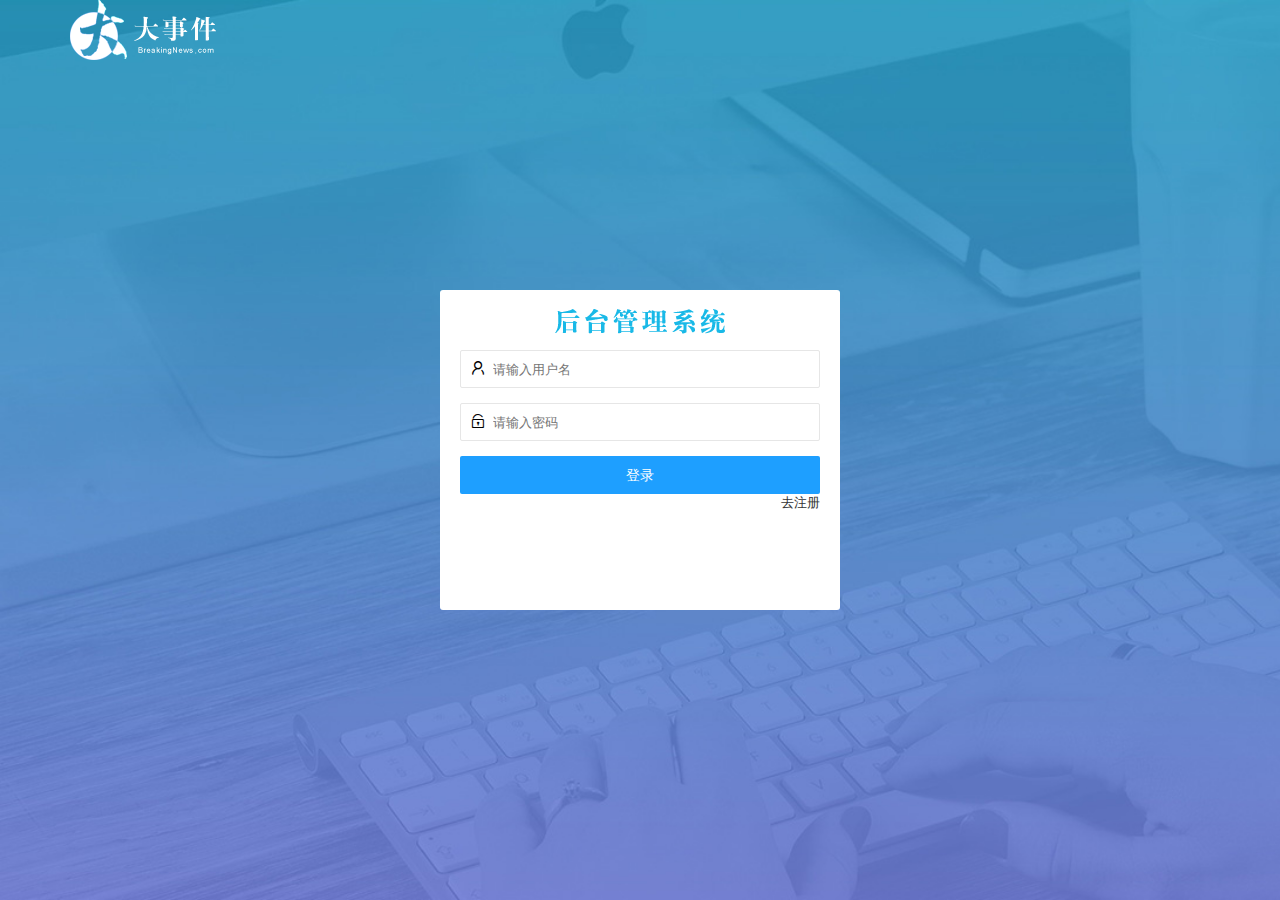
<file: login.html>
<!DOCTYPE html>
<html lang="en">
<head>
  <meta charset="UTF-8">
  <meta http-equiv="X-UA-Compatible" content="IE=edge">
  <meta name="viewport" content="width=device-width, initial-scale=1.0">
  <title>Document</title>
  <link rel="stylesheet" href="/assets/lib/layui/css/layui.css">
  <link rel="stylesheet" href="/assets/css/login.css">
</head>
<body>
  <div class="layui-main">
    <img src="/assets/images/logo.png" alt="">
  </div>
  <div class="login-reg-box">
    <h4><img src="/assets/images/login_title.png" alt=""></h4>
  <div class="login-wrap">
    <form class="layui-form" id="formLogin">    
      <div class="layui-form-item">
        <i class="layui-icon layui-icon-username"></i>   
  
        <!-- <label class="layui-form-label"></label> -->
        <!-- <div class="layui-input-block"> -->
          <input type="text" name="username" required  lay-verify="required" placeholder="请输入用户名" autocomplete="off" class="layui-input">
        <!-- </div> -->
      </div>
      <div class="layui-form-item">
        <i class="layui-icon layui-icon-password"></i>   

        <!-- <label class="layui-form-label">11</label> -->
        <!-- <div class="layui-input-block"> -->
          <input type="password" name="password" required  lay-verify="required|pwd" placeholder="请输入密码" autocomplete="off" class="layui-input">
        <!-- </div> -->
      </div>
      <button class="layui-btn layui-btn-fluid  layui-btn-normal" lay-submit lay-filter="formDemo" >登录</button>
    <a href="javascript:;" id="go2reg">去注册</a>
    <div></div>
      </form>
  </div>
  <div class="reg-wrap">
    <form class="layui-form" id="formReg">
      <div class="layui-form-item">
        <i class="layui-icon layui-icon-username"></i>   

        <!-- <div class="layui-input-block"> -->
          <input type="text" name="username" required  lay-verify="required" placeholder="请输入用户名" autocomplete="off" class="layui-input">
        <!-- </div> -->
      </div>
      <div class="layui-form-item">
        <!-- <label class="layui-form-label">11</label> -->
        <!-- <div class="layui-input-block"> -->
          <i class="layui-icon layui-icon-password"></i>   
          <input id="password" type="password" name="password" required  lay-verify="required|pwd" placeholder="请输入密码" autocomplete="off" class="layui-input">
        <!-- </div> -->
      </div>
      <div class="layui-form-item">
        <!-- <label class="layui-form-label">11</label> -->
        <!-- <div class="layui-input-block"> -->
          <i class="layui-icon layui-icon-password"></i>   
          <input type="password" name="repassword" required  lay-verify="required|pwd|repwd" placeholder="请再次输入密码" autocomplete="off" class="layui-input">
        <!-- </div> -->
      </div>
      <button class="layui-btn layui-btn-fluid  layui-btn-normal" lay-submit lay-filter="formDemo" >注册</button>
    <!-- <a href="javascript:;" id="go2reg">去注册</a> -->
    <a href="javascript:;" id="go2login">去登录</a>
   
      </form>
  </div>
  </div>
  <script src="/assets/lib/layui/layui.all.js"></script>
  <script src="/assets/lib/jquery.js"></script>
  <script src="/assets/js/baseApi.js"></script>
  <script src="/assets/js/login.js"></script>
</body>
</html>
</file>
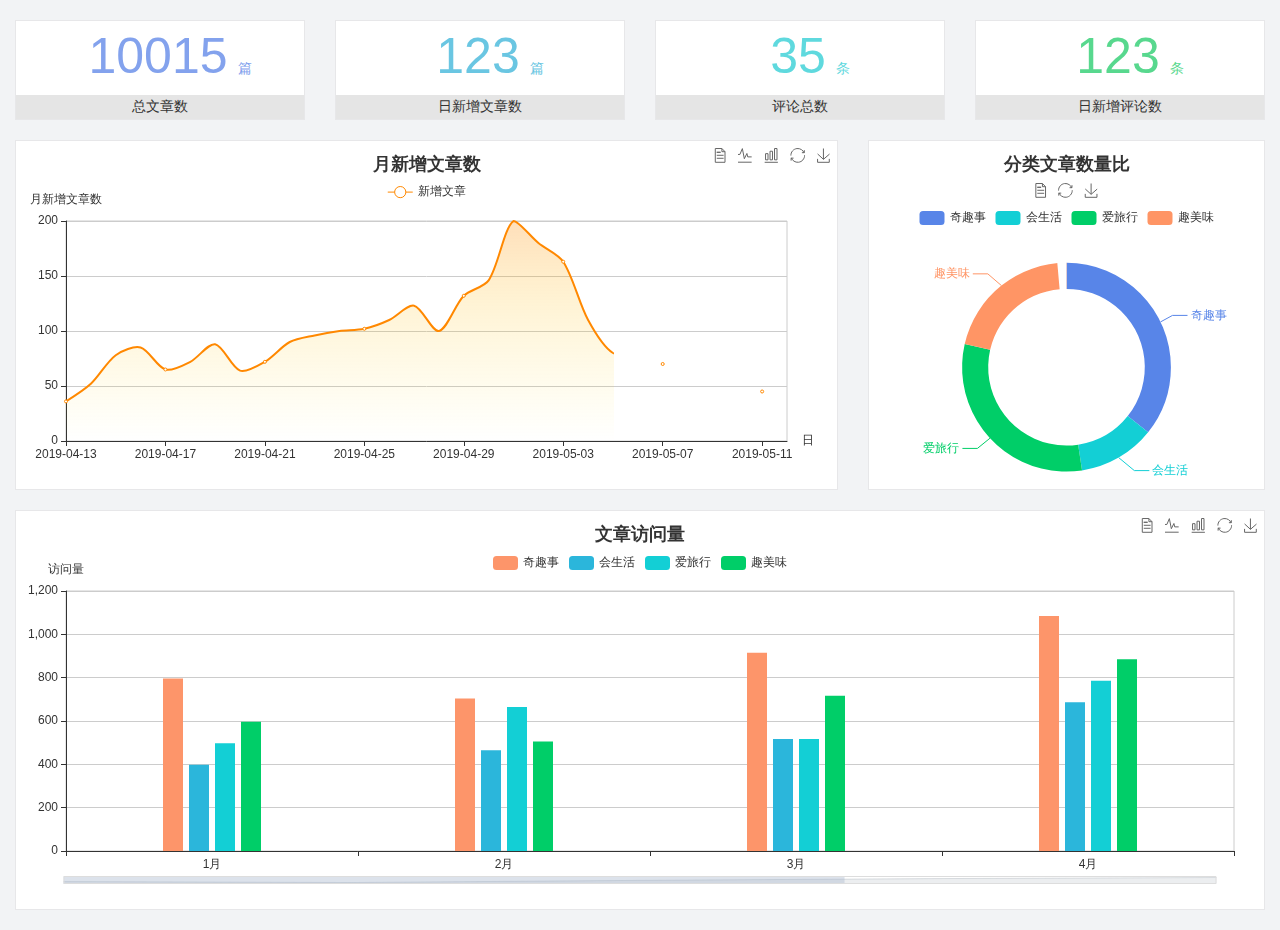
<file: home/dashboard.html>
<!DOCTYPE html>
<html lang="en">

<head>
  <meta charset="UTF-8">
  <meta name="viewport" content="width=device-width, initial-scale=1.0">
  <meta http-equiv="X-UA-Compatible" content="ie=edge">
  <title>图表统计</title>
  <link rel="stylesheet" href="../../assets/lib/bootstrap.css" />
  <link rel="stylesheet" href="../../assets/lib/main.css" />
  <script src="../../assets/lib/jquery.js"></script>
  <script type="text/javascript" src="../../assets/lib/echarts.min.js"></script>
</head>

<body>
  <div class="container-fluid">
    <div class="row spannel_list">
      <div class="col-sm-3 col-xs-6">
        <div class="spannel">
          <em>10015</em><span>篇</span>
          <b>总文章数</b>
        </div>
      </div>
      <div class="col-sm-3 col-xs-6">
        <div class="spannel scolor01">
          <em>123</em><span>篇</span>
          <b>日新增文章数</b>
        </div>
      </div>
      <div class="col-sm-3 col-xs-6">
        <div class="spannel scolor02">
          <em>35</em><span>条</span>
          <b>评论总数</b>
        </div>
      </div>
      <div class="col-sm-3 col-xs-6">
        <div class="spannel scolor03">
          <em>123</em><span>条</span>
          <b>日新增评论数</b>
        </div>
      </div>
    </div>
  </div>

  <div class="container-fluid">
    <div class="row curve-pie">
      <div class="col-lg-8 col-md-8">
        <div class="gragh_pannel" id="curve_show"></div>
      </div>
      <div class="col-lg-4 col-md-4">
        <div class="gragh_pannel" id="pie_show"></div>
      </div>
    </div>
  </div>

  <div class="container-fluid">
    <div class="column_pannel" id="column_show"></div>
  </div>

  <script>
    var oChart = echarts.init(document.getElementById('curve_show'));
    var aList_all = [
      { 'count': 36, 'date': '2019-04-13' },
      { 'count': 52, 'date': '2019-04-14' },
      { 'count': 78, 'date': '2019-04-15' },
      { 'count': 85, 'date': '2019-04-16' },
      { 'count': 65, 'date': '2019-04-17' },
      { 'count': 72, 'date': '2019-04-18' },
      { 'count': 88, 'date': '2019-04-19' },
      { 'count': 64, 'date': '2019-04-20' },
      { 'count': 72, 'date': '2019-04-21' },
      { 'count': 90, 'date': '2019-04-22' },
      { 'count': 96, 'date': '2019-04-23' },
      { 'count': 100, 'date': '2019-04-24' },
      { 'count': 102, 'date': '2019-04-25' },
      { 'count': 110, 'date': '2019-04-26' },
      { 'count': 123, 'date': '2019-04-27' },
      { 'count': 100, 'date': '2019-04-28' },
      { 'count': 132, 'date': '2019-04-29' },
      { 'count': 146, 'date': '2019-04-30' },
      { 'count': 200, 'date': '2019-05-01' },
      { 'count': 180, 'date': '2019-05-02' },
      { 'count': 163, 'date': '2019-05-03' },
      { 'count': 110, 'date': '2019-05-04' },
      { 'count': 80, 'date': '2019-05-05' },
      { 'count': 82, 'date': '2019-05-06' },
      { 'count': 70, 'date': '2019-05-07' },
      { 'count': 65, 'date': '2019-05-08' },
      { 'count': 54, 'date': '2019-05-09' },
      { 'count': 40, 'date': '2019-05-10' },
      { 'count': 45, 'date': '2019-05-11' },
      { 'count': 38, 'date': '2019-05-12' },
    ];

    let aCount = [];
    let aDate = [];

    for (var i = 0; i < aList_all.length; i++) {
      aCount.push(aList_all[i].count);
      aDate.push(aList_all[i].date);
    }

    var chartopt = {
      title: {
        text: '月新增文章数',
        left: 'center',
        top: '10'
      },
      tooltip: {
        trigger: 'axis'
      },
      legend: {
        data: ['新增文章'],
        top: '40'
      },
      toolbox: {
        show: true,
        feature: {
          mark: { show: true },
          dataView: { show: true, readOnly: false },
          magicType: { show: true, type: ['line', 'bar'] },
          restore: { show: true },
          saveAsImage: { show: true }
        }
      },
      calculable: true,
      xAxis: [
        {
          name: '日',
          type: 'category',
          boundaryGap: false,
          data: aDate
        }
      ],
      yAxis: [
        {
          name: '月新增文章数',
          type: 'value'
        }
      ],
      series: [
        {
          name: '新增文章',
          type: 'line',
          smooth: true,
          itemStyle: { normal: { areaStyle: { type: 'default' }, color: '#f80' }, lineStyle: { color: '#f80' } },
          data: aCount
        }],
      areaStyle: {
        normal: {
          color: new echarts.graphic.LinearGradient(0, 0, 0, 1, [{
            offset: 0,
            color: 'rgba(255,136,0,0.39)'
          }, {
            offset: .34,
            color: 'rgba(255,180,0,0.25)'
          }, {
            offset: 1,
            color: 'rgba(255,222,0,0.00)'
          }])

        }
      },
      grid: {
        show: true,
        x: 50,
        x2: 50,
        y: 80,
        height: 220
      }
    };

    oChart.setOption(chartopt);


    var oPie = echarts.init(document.getElementById('pie_show'));
    var oPieopt =
    {
      title: {
        top: 10,
        text: '分类文章数量比',
        x: 'center'
      },
      tooltip: {
        trigger: 'item',
        formatter: "{a} <br/>{b} : {c} ({d}%)"
      },
      color: ['#5885e8', '#13cfd5', '#00ce68', '#ff9565'],
      legend: {
        x: 'center',
        top: 65,
        data: ['奇趣事', '会生活', '爱旅行', '趣美味']
      },
      toolbox: {
        show: true,
        x: 'center',
        top: 35,
        feature: {
          mark: { show: true },
          dataView: { show: true, readOnly: false },
          magicType: {
            show: true,
            type: ['pie', 'funnel'],
            option: {
              funnel: {
                x: '25%',
                width: '50%',
                funnelAlign: 'left',
                max: 1548
              }
            }
          },
          restore: { show: true },
          saveAsImage: { show: true }
        }
      },
      calculable: true,
      series: [
        {
          name: '访问来源',
          type: 'pie',
          radius: ['45%', '60%'],
          center: ['50%', '65%'],
          data: [
            { value: 300, name: '奇趣事' },
            { value: 100, name: '会生活' },
            { value: 260, name: '爱旅行' },
            { value: 180, name: '趣美味' }
          ]
        }
      ]
    };
    oPie.setOption(oPieopt);



    var oColumn = this.echarts.init(document.getElementById('column_show'));
    var oColumnopt =
    {
      title: {
        text: '文章访问量',
        left: 'center',
        top: '10'
      },
      tooltip: {
        trigger: 'axis'
      },
      legend: {
        data: ['奇趣事', '会生活', '爱旅行', '趣美味'],
        top: '40'
      },
      toolbox: {
        show: true,
        feature: {
          mark: { show: true },
          dataView: { show: true, readOnly: false },
          magicType: { show: true, type: ['line', 'bar'] },
          restore: { show: true },
          saveAsImage: { show: true }
        }
      },
      calculable: true,
      xAxis: [
        {
          type: 'category',
          data: ['1月', '2月', '3月', '4月', '5月']
        }
      ],
      yAxis: [
        {
          name: '访问量',
          type: 'value'
        }
      ],
      series: [
        {
          name: '奇趣事',
          type: 'bar',
          barWidth: 20,
          itemStyle: {
            normal: { areaStyle: { type: 'default' }, color: '#fd956a' }
          },
          data: [800, 708, 920, 1090, 1200]
        },
        {
          name: '会生活',
          type: 'bar',
          barWidth: 20,
          itemStyle: {
            normal: { areaStyle: { type: 'default' }, color: '#2bb6db' }
          },
          data: [400, 468, 520, 690, 800]
        },
        {
          name: '爱旅行',
          type: 'bar',
          barWidth: 20,
          itemStyle: {
            normal: { areaStyle: { type: 'default' }, color: '#13cfd5' }
          },
          data: [500, 668, 520, 790, 900]
        },
        {
          name: '趣美味',
          type: 'bar',
          barWidth: 20,
          itemStyle: {
            normal: { areaStyle: { type: 'default' }, color: '#00ce68' }
          },
          data: [600, 508, 720, 890, 1000]
        }
      ],
      grid: {
        show: true,
        x: 50,
        x2: 30,
        y: 80,
        height: 260
      },
      dataZoom: [//给x轴设置滚动条
        {
          start: 0,//默认为0
          end: 100 - 1000 / 31,//默认为100
          type: 'slider',
          show: true,
          xAxisIndex: [0],
          handleSize: 0,//滑动条的 左右2个滑动条的大小
          height: 8,//组件高度
          left: 45, //左边的距离
          right: 50,//右边的距离
          bottom: 26,//右边的距离
          handleColor: '#ddd',//h滑动图标的颜色
          handleStyle: {
            borderColor: "#cacaca",
            borderWidth: "1",
            shadowBlur: 2,
            background: "#ddd",
            shadowColor: "#ddd",
          }
        }]
    };
    oColumn.setOption(oColumnopt);
  </script>
</body>

</html>
</file>
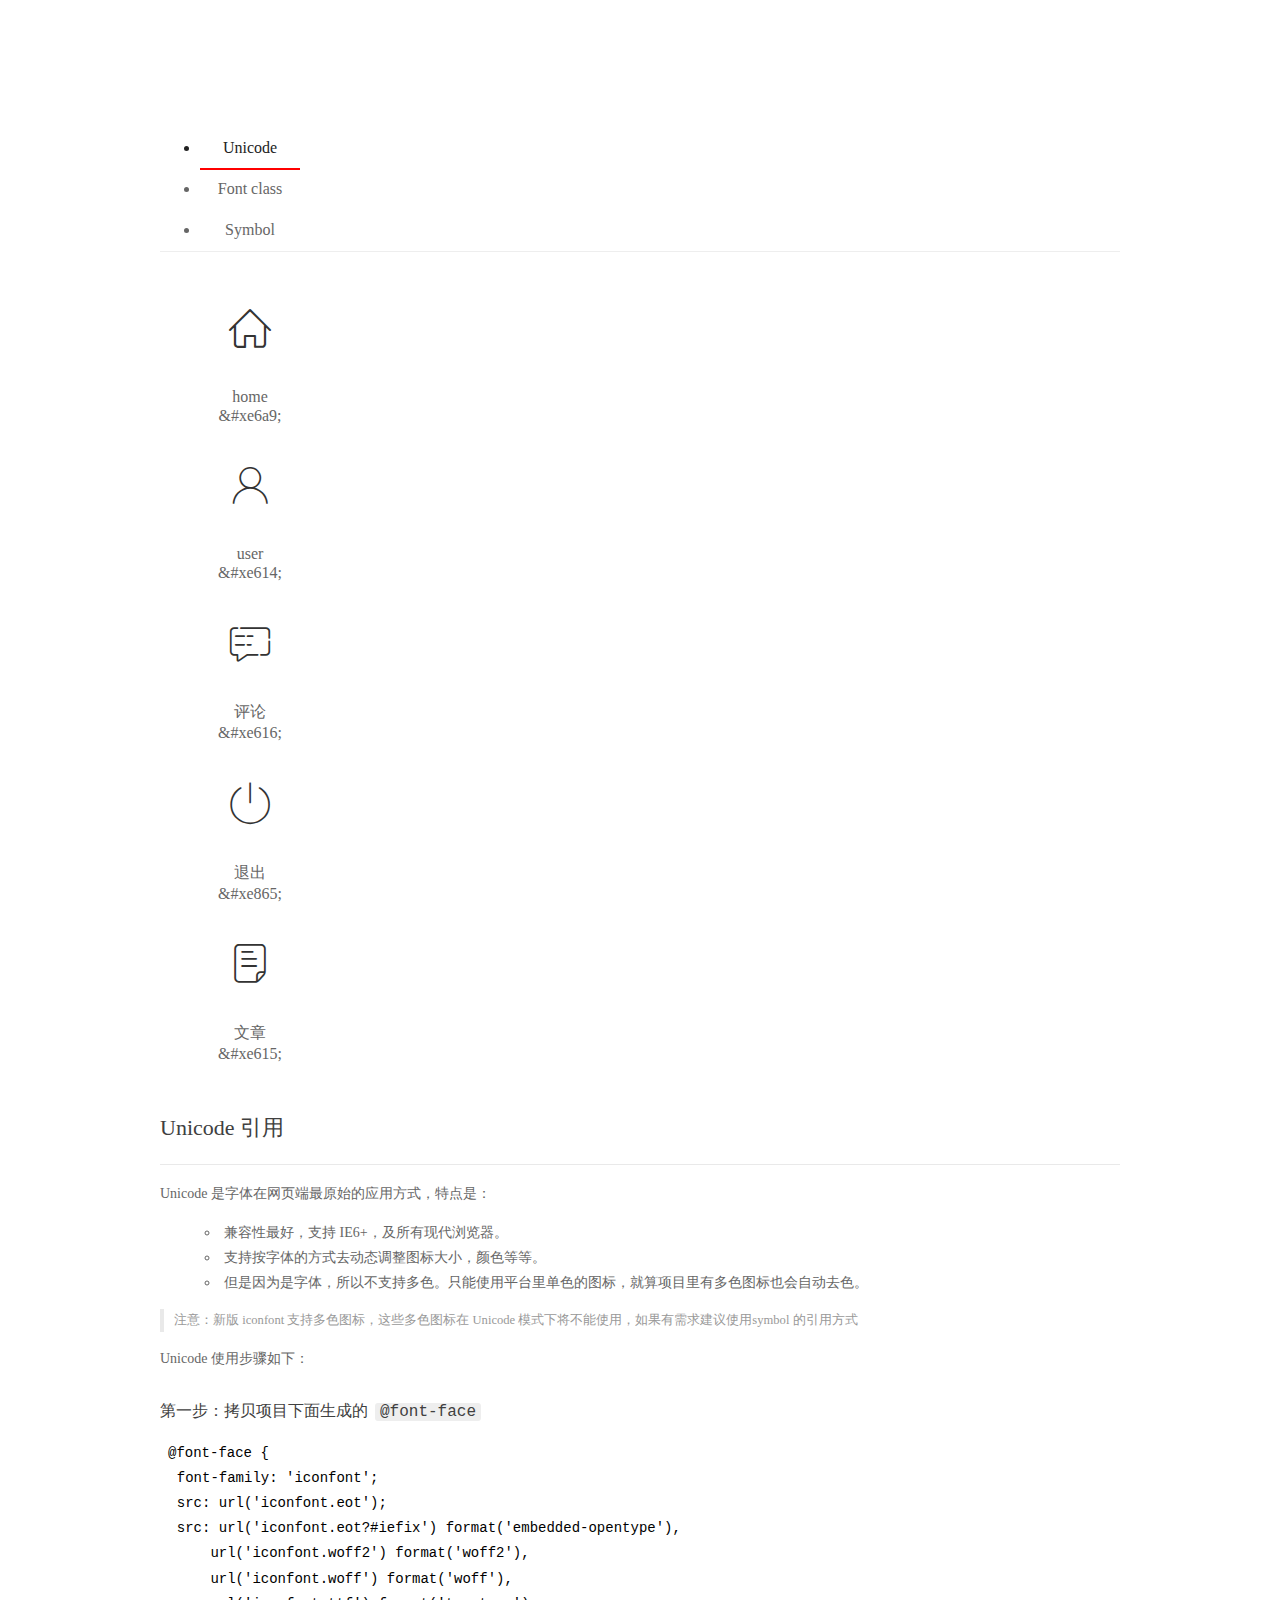
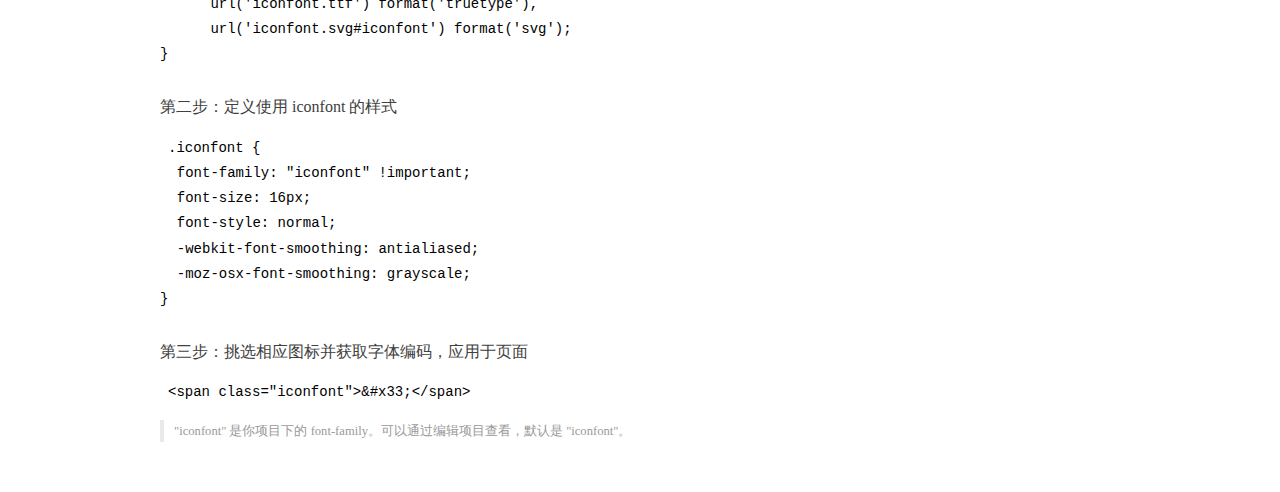
<file: assets/fonts/demo_index.html>
<!DOCTYPE html>
<html>
<head>
  <meta charset="utf-8"/>
  <title>IconFont Demo</title>
  <link rel="shortcut icon" href="https://gtms04.alicdn.com/tps/i4/TB1_oz6GVXXXXaFXpXXJDFnIXXX-64-64.ico" type="image/x-icon"/>
  <link rel="stylesheet" href="https://g.alicdn.com/thx/cube/1.3.2/cube.min.css">
  <link rel="stylesheet" href="demo.css">
  <link rel="stylesheet" href="iconfont.css">
  <script src="iconfont.js"></script>
  <!-- jQuery -->
  <script src="https://a1.alicdn.com/oss/uploads/2018/12/26/7bfddb60-08e8-11e9-9b04-53e73bb6408b.js"></script>
  <!-- 代码高亮 -->
  <script src="https://a1.alicdn.com/oss/uploads/2018/12/26/a3f714d0-08e6-11e9-8a15-ebf944d7534c.js"></script>
</head>
<body>
  <div class="main">
    <h1 class="logo"><a href="https://www.iconfont.cn/" title="iconfont 首页" target="_blank">&#xe86b;</a></h1>
    <div class="nav-tabs">
      <ul id="tabs" class="dib-box">
        <li class="dib active"><span>Unicode</span></li>
        <li class="dib"><span>Font class</span></li>
        <li class="dib"><span>Symbol</span></li>
      </ul>
      
    </div>
    <div class="tab-container">
      <div class="content unicode" style="display: block;">
          <ul class="icon_lists dib-box">
          
            <li class="dib">
              <span class="icon iconfont">&#xe6a9;</span>
                <div class="name">home</div>
                <div class="code-name">&amp;#xe6a9;</div>
              </li>
          
            <li class="dib">
              <span class="icon iconfont">&#xe614;</span>
                <div class="name">user</div>
                <div class="code-name">&amp;#xe614;</div>
              </li>
          
            <li class="dib">
              <span class="icon iconfont">&#xe616;</span>
                <div class="name">评论</div>
                <div class="code-name">&amp;#xe616;</div>
              </li>
          
            <li class="dib">
              <span class="icon iconfont">&#xe865;</span>
                <div class="name">退出</div>
                <div class="code-name">&amp;#xe865;</div>
              </li>
          
            <li class="dib">
              <span class="icon iconfont">&#xe615;</span>
                <div class="name">文章</div>
                <div class="code-name">&amp;#xe615;</div>
              </li>
          
          </ul>
          <div class="article markdown">
          <h2 id="unicode-">Unicode 引用</h2>
          <hr>

          <p>Unicode 是字体在网页端最原始的应用方式，特点是：</p>
          <ul>
            <li>兼容性最好，支持 IE6+，及所有现代浏览器。</li>
            <li>支持按字体的方式去动态调整图标大小，颜色等等。</li>
            <li>但是因为是字体，所以不支持多色。只能使用平台里单色的图标，就算项目里有多色图标也会自动去色。</li>
          </ul>
          <blockquote>
            <p>注意：新版 iconfont 支持多色图标，这些多色图标在 Unicode 模式下将不能使用，如果有需求建议使用symbol 的引用方式</p>
          </blockquote>
          <p>Unicode 使用步骤如下：</p>
          <h3 id="-font-face">第一步：拷贝项目下面生成的 <code>@font-face</code></h3>
<pre><code class="language-css"
>@font-face {
  font-family: 'iconfont';
  src: url('iconfont.eot');
  src: url('iconfont.eot?#iefix') format('embedded-opentype'),
      url('iconfont.woff2') format('woff2'),
      url('iconfont.woff') format('woff'),
      url('iconfont.ttf') format('truetype'),
      url('iconfont.svg#iconfont') format('svg');
}
</code></pre>
          <h3 id="-iconfont-">第二步：定义使用 iconfont 的样式</h3>
<pre><code class="language-css"
>.iconfont {
  font-family: "iconfont" !important;
  font-size: 16px;
  font-style: normal;
  -webkit-font-smoothing: antialiased;
  -moz-osx-font-smoothing: grayscale;
}
</code></pre>
          <h3 id="-">第三步：挑选相应图标并获取字体编码，应用于页面</h3>
<pre>
<code class="language-html"
>&lt;span class="iconfont"&gt;&amp;#x33;&lt;/span&gt;
</code></pre>
          <blockquote>
            <p>"iconfont" 是你项目下的 font-family。可以通过编辑项目查看，默认是 "iconfont"。</p>
          </blockquote>
          </div>
      </div>
      <div class="content font-class">
        <ul class="icon_lists dib-box">
          
          <li class="dib">
            <span class="icon iconfont icon-home"></span>
            <div class="name">
              home
            </div>
            <div class="code-name">.icon-home
            </div>
          </li>
          
          <li class="dib">
            <span class="icon iconfont icon-user"></span>
            <div class="name">
              user
            </div>
            <div class="code-name">.icon-user
            </div>
          </li>
          
          <li class="dib">
            <span class="icon iconfont icon-pinglun"></span>
            <div class="name">
              评论
            </div>
            <div class="code-name">.icon-pinglun
            </div>
          </li>
          
          <li class="dib">
            <span class="icon iconfont icon-tuichu"></span>
            <div class="name">
              退出
            </div>
            <div class="code-name">.icon-tuichu
            </div>
          </li>
          
          <li class="dib">
            <span class="icon iconfont icon-16"></span>
            <div class="name">
              文章
            </div>
            <div class="code-name">.icon-16
            </div>
          </li>
          
        </ul>
        <div class="article markdown">
        <h2 id="font-class-">font-class 引用</h2>
        <hr>

        <p>font-class 是 Unicode 使用方式的一种变种，主要是解决 Unicode 书写不直观，语意不明确的问题。</p>
        <p>与 Unicode 使用方式相比，具有如下特点：</p>
        <ul>
          <li>兼容性良好，支持 IE8+，及所有现代浏览器。</li>
          <li>相比于 Unicode 语意明确，书写更直观。可以很容易分辨这个 icon 是什么。</li>
          <li>因为使用 class 来定义图标，所以当要替换图标时，只需要修改 class 里面的 Unicode 引用。</li>
          <li>不过因为本质上还是使用的字体，所以多色图标还是不支持的。</li>
        </ul>
        <p>使用步骤如下：</p>
        <h3 id="-fontclass-">第一步：引入项目下面生成的 fontclass 代码：</h3>
<pre><code class="language-html">&lt;link rel="stylesheet" href="./iconfont.css"&gt;
</code></pre>
        <h3 id="-">第二步：挑选相应图标并获取类名，应用于页面：</h3>
<pre><code class="language-html">&lt;span class="iconfont icon-xxx"&gt;&lt;/span&gt;
</code></pre>
        <blockquote>
          <p>"
            iconfont" 是你项目下的 font-family。可以通过编辑项目查看，默认是 "iconfont"。</p>
        </blockquote>
      </div>
      </div>
      <div class="content symbol">
          <ul class="icon_lists dib-box">
          
            <li class="dib">
                <svg class="icon svg-icon" aria-hidden="true">
                  <use xlink:href="#icon-home"></use>
                </svg>
                <div class="name">home</div>
                <div class="code-name">#icon-home</div>
            </li>
          
            <li class="dib">
                <svg class="icon svg-icon" aria-hidden="true">
                  <use xlink:href="#icon-user"></use>
                </svg>
                <div class="name">user</div>
                <div class="code-name">#icon-user</div>
            </li>
          
            <li class="dib">
                <svg class="icon svg-icon" aria-hidden="true">
                  <use xlink:href="#icon-pinglun"></use>
                </svg>
                <div class="name">评论</div>
                <div class="code-name">#icon-pinglun</div>
            </li>
          
            <li class="dib">
                <svg class="icon svg-icon" aria-hidden="true">
                  <use xlink:href="#icon-tuichu"></use>
                </svg>
                <div class="name">退出</div>
                <div class="code-name">#icon-tuichu</div>
            </li>
          
            <li class="dib">
                <svg class="icon svg-icon" aria-hidden="true">
                  <use xlink:href="#icon-16"></use>
                </svg>
                <div class="name">文章</div>
                <div class="code-name">#icon-16</div>
            </li>
          
          </ul>
          <div class="article markdown">
          <h2 id="symbol-">Symbol 引用</h2>
          <hr>

          <p>这是一种全新的使用方式，应该说这才是未来的主流，也是平台目前推荐的用法。相关介绍可以参考这篇<a href="">文章</a>
            这种用法其实是做了一个 SVG 的集合，与另外两种相比具有如下特点：</p>
          <ul>
            <li>支持多色图标了，不再受单色限制。</li>
            <li>通过一些技巧，支持像字体那样，通过 <code>font-size</code>, <code>color</code> 来调整样式。</li>
            <li>兼容性较差，支持 IE9+，及现代浏览器。</li>
            <li>浏览器渲染 SVG 的性能一般，还不如 png。</li>
          </ul>
          <p>使用步骤如下：</p>
          <h3 id="-symbol-">第一步：引入项目下面生成的 symbol 代码：</h3>
<pre><code class="language-html">&lt;script src="./iconfont.js"&gt;&lt;/script&gt;
</code></pre>
          <h3 id="-css-">第二步：加入通用 CSS 代码（引入一次就行）：</h3>
<pre><code class="language-html">&lt;style&gt;
.icon {
  width: 1em;
  height: 1em;
  vertical-align: -0.15em;
  fill: currentColor;
  overflow: hidden;
}
&lt;/style&gt;
</code></pre>
          <h3 id="-">第三步：挑选相应图标并获取类名，应用于页面：</h3>
<pre><code class="language-html">&lt;svg class="icon" aria-hidden="true"&gt;
  &lt;use xlink:href="#icon-xxx"&gt;&lt;/use&gt;
&lt;/svg&gt;
</code></pre>
          </div>
      </div>

    </div>
  </div>
  <script>
  $(document).ready(function () {
      $('.tab-container .content:first').show()

      $('#tabs li').click(function (e) {
        var tabContent = $('.tab-container .content')
        var index = $(this).index()

        if ($(this).hasClass('active')) {
          return
        } else {
          $('#tabs li').removeClass('active')
          $(this).addClass('active')

          tabContent.hide().eq(index).fadeIn()
        }
      })
    })
  </script>
</body>
</html>
</file>
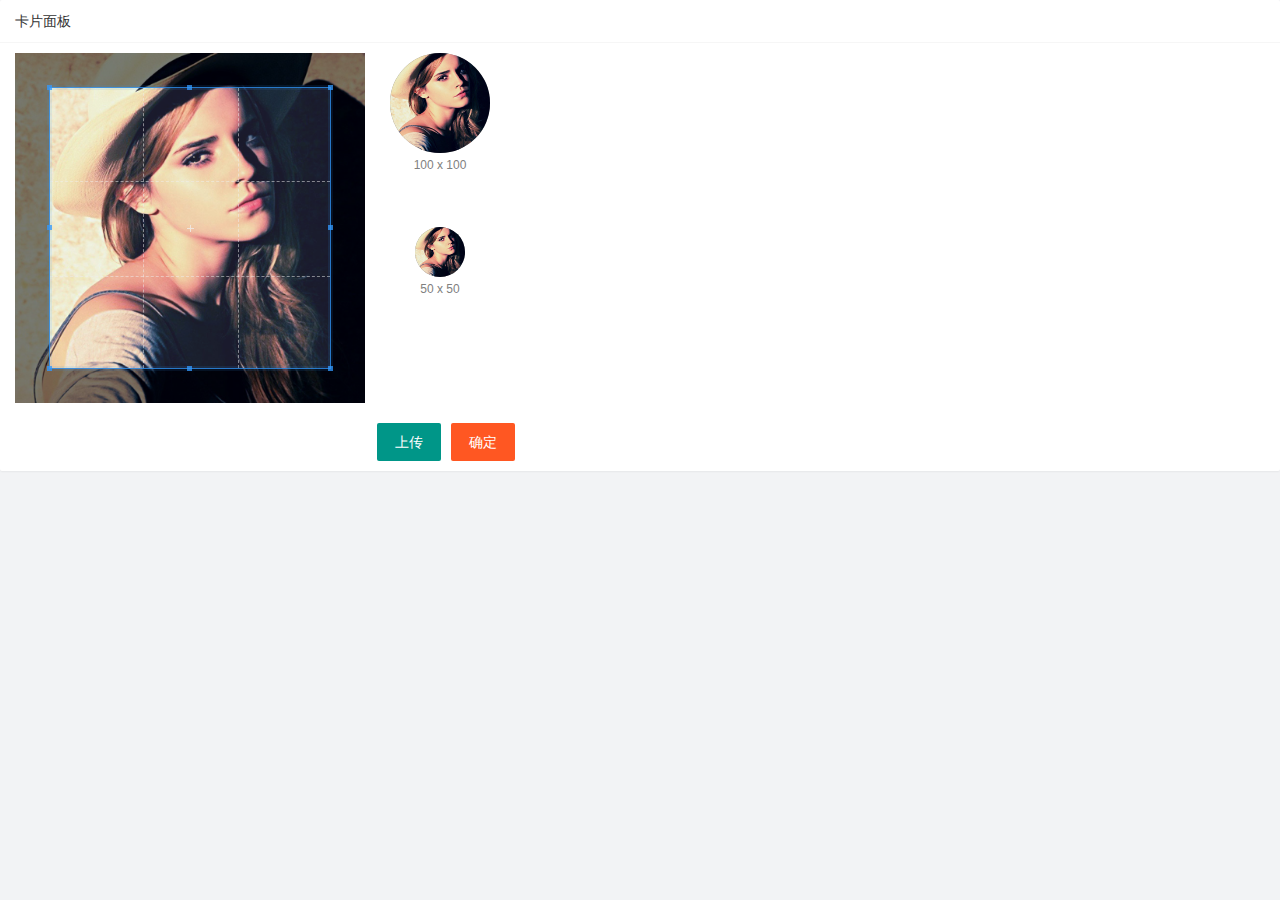
<file: assets/user/user-avatar.html>
<!DOCTYPE html>
<html lang="en">
<head>
  <meta charset="UTF-8">
  <meta http-equiv="X-UA-Compatible" content="IE=edge">
  <meta name="viewport" content="width=device-width, initial-scale=1.0">
  <title>Document</title>
  <link rel="stylesheet" href="/assets/lib/layui/css/layui.css">
  <link rel="stylesheet" href="/assets/css/user/user-avatar.css">
  <link rel="stylesheet" href="/assets/lib/cropper/cropper.css" />
</head>
<body>
  <div class="layui-card">
    <div class="layui-card-header">卡片面板</div>
    <div class="layui-card-body">
      <!-- 第一行的图片裁剪和预览区域 -->
  <div class="row1">
    <!-- 图片裁剪区域 -->
    <div class="cropper-box">
      <!-- 这个 img 标签很重要，将来会把它初始化为裁剪区域 -->
      <img id="image" src="/assets/images/sample.jpg" />
    </div>
    <!-- 图片的预览区域 -->
    <div class="preview-box">
      <div>
        <!-- 宽高为 100px 的预览区域 -->
        <div class="img-preview w100"></div>
        <p class="size">100 x 100</p>
      </div>
      <div>
        <!-- 宽高为 50px 的预览区域 -->
        <div class="img-preview w50"></div>
        <p class="size">50 x 50</p>
      </div>
    </div>
  </div>

  <!-- 第二行的按钮区域 -->
  <div class="row2">
    <input type="file" id="file" accept="image/png,image/jpeg">
    <button type="button" class="layui-btn" id="btnChoose">上传</button>
    <button type="button" class="layui-btn layui-btn-danger" id="btnConfirm">确定</button>
  </div>
    </div>
  </div>
  <script src="/assets/lib/layui/layui.all.js"></script>
  <script src="/assets/lib/jquery.js"></script>
  <script src="/assets/lib/cropper/Cropper.js"></script>
<script src="/assets/lib/cropper/jquery-cropper.js"></script>
  <script src="/assets/js/baseApi.js"></script>
  <script src="/assets/js/user-avatar.js"></script>
</body>
</html>
</file>
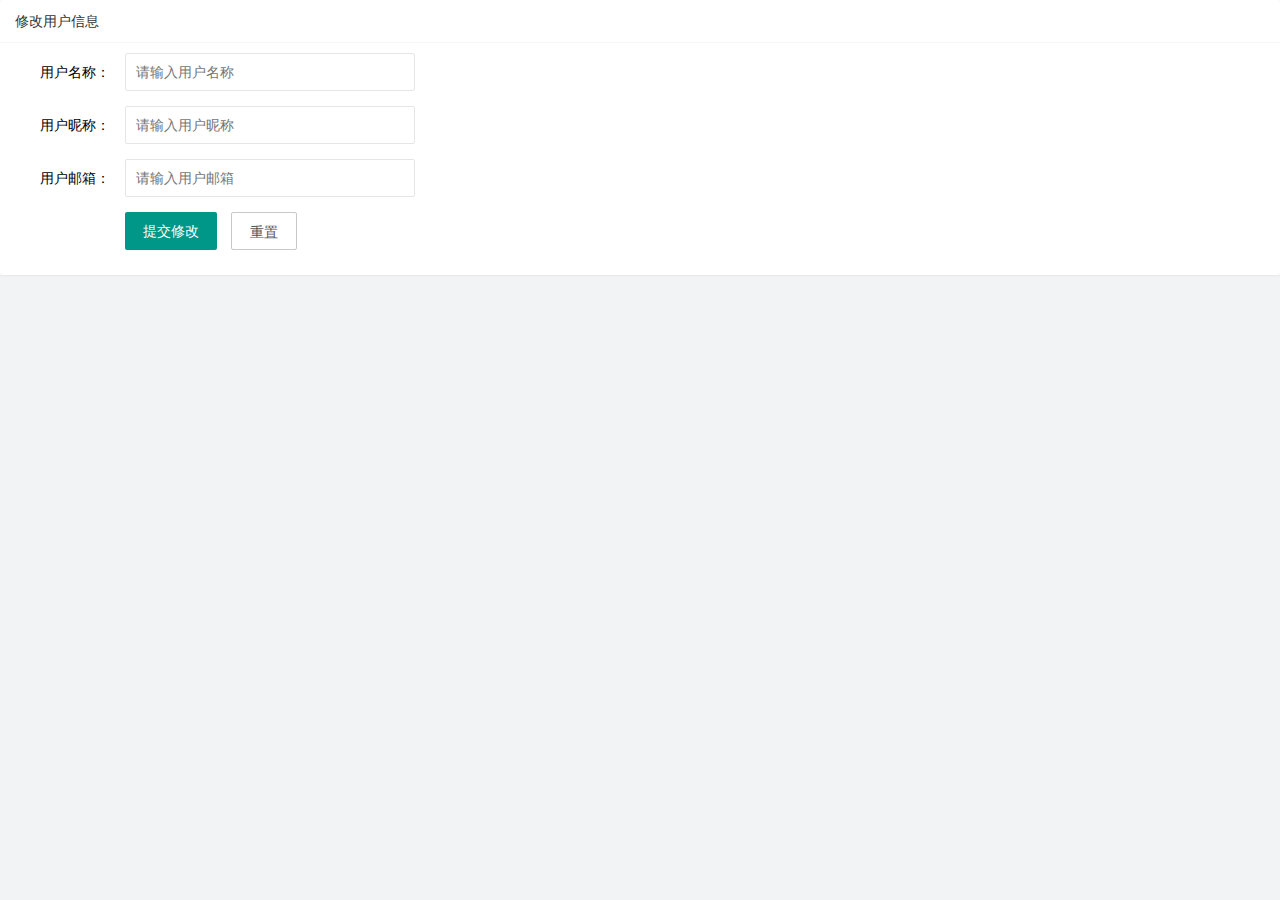
<file: assets/user/user-info.html>
<!DOCTYPE html>
<html lang="en">
<head>
  <meta charset="UTF-8">
  <meta http-equiv="X-UA-Compatible" content="IE=edge">
  <meta name="viewport" content="width=device-width, initial-scale=1.0">
  <title>Document</title>
  <link rel="stylesheet" href="/assets/lib/layui/css/layui.css">
  <link rel="stylesheet" href="/assets/css/user/user-info.css">
</head>
<body>
  <div class="layui-card">
    <div class="layui-card-header">修改用户信息</div>
    <div class="layui-card-body">
      <form class="layui-form" lay-filter="userForm">
        <input type="hidden" name="id">
        <div class="layui-form-item">
          <label class="layui-form-label">用户名称：</label>
          <div class="layui-input-block">
            <input type="text" name="username" required  lay-verify="required" placeholder="请输入用户名称" autocomplete="off" class="layui-input" readonly >
          </div>
        </div>
        <div class="layui-form-item">
          <label class="layui-form-label">用户昵称：</label>
          <div class="layui-input-block">
            <input type="text" name="nickname" required  lay-verify="required|nickname" placeholder="请输入用户昵称" autocomplete="off" class="layui-input" >
          </div>
        </div><div class="layui-form-item">
          <label class="layui-form-label">用户邮箱：</label>
          <div class="layui-input-block">
            <input type="text" name="email" required  lay-verify="required|email" placeholder="请输入用户邮箱" autocomplete="off" class="layui-input" >
          </div>
        </div>
        <div class="layui-form-item">
          <div class="layui-input-block">
            <button class="layui-btn" lay-submit lay-filter="formDemo">提交修改</button>
            <button type="reset" class="layui-btn layui-btn-primary" id="btnReset">重置</button>
          </div>
        </div>
        </form>
    </div>
  </div>


  <script src="/assets/lib/layui/layui.all.js"></script>
  <script src="/assets/lib/jquery.js"></script>
  <script src="/assets/js/baseApi.js"></script>
  <script src="/assets/js/user.info.js"></script>
</body>
</html>
</file>
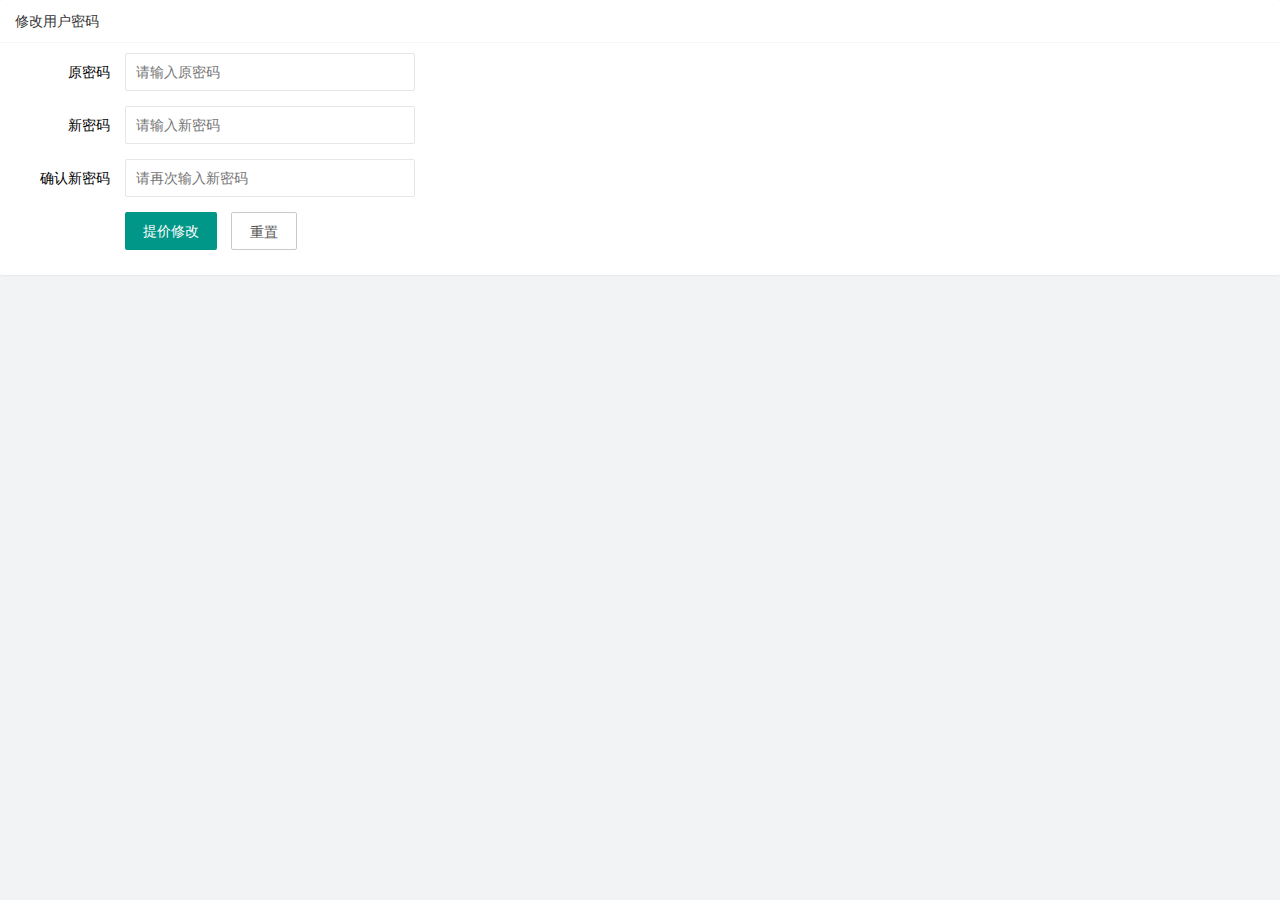
<file: assets/user/user-pwd.html>
<!DOCTYPE html>
<html lang="en">
<head>
  <meta charset="UTF-8">
  <meta http-equiv="X-UA-Compatible" content="IE=edge">
  <meta name="viewport" content="width=device-width, initial-scale=1.0">
  <title>Document</title>
  <link rel="stylesheet" href="/assets/lib/layui/css/layui.css">
  <link rel="stylesheet" href="/assets/css/user/user-pwd.css">
</head>
<body>
  <div class="layui-card">
    <div class="layui-card-header">修改用户密码</div>
    <div class="layui-card-body">
      <form class="layui-form">
        <!-- <input type="hidden" name="id"> -->
        <div class="layui-form-item">
          <label class="layui-form-label">原密码</label>
          <div class="layui-input-block">
            <input type="password" name="old_pwd" required  lay-verify="required|pass" placeholder="请输入原密码" autocomplete="off" class="layui-input"  >
          </div>
        </div>
        <div class="layui-form-item">
          <label class="layui-form-label">新密码</label>
          <div class="layui-input-block">
            <input type="password" name="new_pwd" required  lay-verify="required|pass|samePwd" placeholder="请输入新密码" autocomplete="off" class="layui-input" >
          </div>
        </div><div class="layui-form-item">
          <label class="layui-form-label">确认新密码</label>
          <div class="layui-input-block">
            <input type="password" name="re_pwd" required  lay-verify="required|pass|rePwd" placeholder="请再次输入新密码" autocomplete="off" class="layui-input" >
          </div>
        </div>
        <div class="layui-form-item">
          <div class="layui-input-block">
            <button class="layui-btn" lay-submit lay-filter="formDemo">提价修改</button>
            <button type="reset" class="layui-btn layui-btn-primary" id="btnReset">重置</button>
          </div>
        </div>
        </form>
    </div>
  </div>


  <script src="/assets/lib/layui/layui.all.js"></script>
  <script src="/assets/lib/jquery.js"></script>
  <script src="/assets/js/baseApi.js"></script>
  <script src="/assets/js/user-pwd.js"></script>
</body>
</html>
</file>
<file: assets/lib/layui/css/layui.css>
/** layui-v2.5.5 MIT License By https://www.layui.com */
 .layui-inline,img{display:inline-block;vertical-align:middle}h1,h2,h3,h4,h5,h6{font-weight:400}.layui-edge,.layui-header,.layui-inline,.layui-main{position:relative}.layui-body,.layui-edge,.layui-elip{overflow:hidden}.layui-btn,.layui-edge,.layui-inline,img{vertical-align:middle}.layui-btn,.layui-disabled,.layui-icon,.layui-unselect{-moz-user-select:none;-webkit-user-select:none;-ms-user-select:none}.layui-elip,.layui-form-checkbox span,.layui-form-pane .layui-form-label{text-overflow:ellipsis;white-space:nowrap}.layui-breadcrumb,.layui-tree-btnGroup{visibility:hidden}blockquote,body,button,dd,div,dl,dt,form,h1,h2,h3,h4,h5,h6,input,li,ol,p,pre,td,textarea,th,ul{margin:0;padding:0;-webkit-tap-highlight-color:rgba(0,0,0,0)}a:active,a:hover{outline:0}img{border:none}li{list-style:none}table{border-collapse:collapse;border-spacing:0}h4,h5,h6{font-size:100%}button,input,optgroup,option,select,textarea{font-family:inherit;font-size:inherit;font-style:inherit;font-weight:inherit;outline:0}pre{white-space:pre-wrap;white-space:-moz-pre-wrap;white-space:-pre-wrap;white-space:-o-pre-wrap;word-wrap:break-word}body{line-height:24px;font:14px Helvetica Neue,Helvetica,PingFang SC,Tahoma,Arial,sans-serif}hr{height:1px;margin:10px 0;border:0;clear:both}a{color:#333;text-decoration:none}a:hover{color:#777}a cite{font-style:normal;*cursor:pointer}.layui-border-box,.layui-border-box *{box-sizing:border-box}.layui-box,.layui-box *{box-sizing:content-box}.layui-clear{clear:both;*zoom:1}.layui-clear:after{content:'\20';clear:both;*zoom:1;display:block;height:0}.layui-inline{*display:inline;*zoom:1}.layui-edge{display:inline-block;width:0;height:0;border-width:6px;border-style:dashed;border-color:transparent}.layui-edge-top{top:-4px;border-bottom-color:#999;border-bottom-style:solid}.layui-edge-right{border-left-color:#999;border-left-style:solid}.layui-edge-bottom{top:2px;border-top-color:#999;border-top-style:solid}.layui-edge-left{border-right-color:#999;border-right-style:solid}.layui-disabled,.layui-disabled:hover{color:#d2d2d2!important;cursor:not-allowed!important}.layui-circle{border-radius:100%}.layui-show{display:block!important}.layui-hide{display:none!important}@font-face{font-family:layui-icon;src:url(../font/iconfont.eot?v=250);src:url(../font/iconfont.eot?v=250#iefix) format('embedded-opentype'),url(../font/iconfont.woff2?v=250) format('woff2'),url(../font/iconfont.woff?v=250) format('woff'),url(../font/iconfont.ttf?v=250) format('truetype'),url(../font/iconfont.svg?v=250#layui-icon) format('svg')}.layui-icon{font-family:layui-icon!important;font-size:16px;font-style:normal;-webkit-font-smoothing:antialiased;-moz-osx-font-smoothing:grayscale}.layui-icon-reply-fill:before{content:"\e611"}.layui-icon-set-fill:before{content:"\e614"}.layui-icon-menu-fill:before{content:"\e60f"}.layui-icon-search:before{content:"\e615"}.layui-icon-share:before{content:"\e641"}.layui-icon-set-sm:before{content:"\e620"}.layui-icon-engine:before{content:"\e628"}.layui-icon-close:before{content:"\1006"}.layui-icon-close-fill:before{content:"\1007"}.layui-icon-chart-screen:before{content:"\e629"}.layui-icon-star:before{content:"\e600"}.layui-icon-circle-dot:before{content:"\e617"}.layui-icon-chat:before{content:"\e606"}.layui-icon-release:before{content:"\e609"}.layui-icon-list:before{content:"\e60a"}.layui-icon-chart:before{content:"\e62c"}.layui-icon-ok-circle:before{content:"\1005"}.layui-icon-layim-theme:before{content:"\e61b"}.layui-icon-table:before{content:"\e62d"}.layui-icon-right:before{content:"\e602"}.layui-icon-left:before{content:"\e603"}.layui-icon-cart-simple:before{content:"\e698"}.layui-icon-face-cry:before{content:"\e69c"}.layui-icon-face-smile:before{content:"\e6af"}.layui-icon-survey:before{content:"\e6b2"}.layui-icon-tree:before{content:"\e62e"}.layui-icon-upload-circle:before{content:"\e62f"}.layui-icon-add-circle:before{content:"\e61f"}.layui-icon-download-circle:before{content:"\e601"}.layui-icon-templeate-1:before{content:"\e630"}.layui-icon-util:before{content:"\e631"}.layui-icon-face-surprised:before{content:"\e664"}.layui-icon-edit:before{content:"\e642"}.layui-icon-speaker:before{content:"\e645"}.layui-icon-down:before{content:"\e61a"}.layui-icon-file:before{content:"\e621"}.layui-icon-layouts:before{content:"\e632"}.layui-icon-rate-half:before{content:"\e6c9"}.layui-icon-add-circle-fine:before{content:"\e608"}.layui-icon-prev-circle:before{content:"\e633"}.layui-icon-read:before{content:"\e705"}.layui-icon-404:before{content:"\e61c"}.layui-icon-carousel:before{content:"\e634"}.layui-icon-help:before{content:"\e607"}.layui-icon-code-circle:before{content:"\e635"}.layui-icon-water:before{content:"\e636"}.layui-icon-username:before{content:"\e66f"}.layui-icon-find-fill:before{content:"\e670"}.layui-icon-about:before{content:"\e60b"}.layui-icon-location:before{content:"\e715"}.layui-icon-up:before{content:"\e619"}.layui-icon-pause:before{content:"\e651"}.layui-icon-date:before{content:"\e637"}.layui-icon-layim-uploadfile:before{content:"\e61d"}.layui-icon-delete:before{content:"\e640"}.layui-icon-play:before{content:"\e652"}.layui-icon-top:before{content:"\e604"}.layui-icon-friends:before{content:"\e612"}.layui-icon-refresh-3:before{content:"\e9aa"}.layui-icon-ok:before{content:"\e605"}.layui-icon-layer:before{content:"\e638"}.layui-icon-face-smile-fine:before{content:"\e60c"}.layui-icon-dollar:before{content:"\e659"}.layui-icon-group:before{content:"\e613"}.layui-icon-layim-download:before{content:"\e61e"}.layui-icon-picture-fine:before{content:"\e60d"}.layui-icon-link:before{content:"\e64c"}.layui-icon-diamond:before{content:"\e735"}.layui-icon-log:before{content:"\e60e"}.layui-icon-rate-solid:before{content:"\e67a"}.layui-icon-fonts-del:before{content:"\e64f"}.layui-icon-unlink:before{content:"\e64d"}.layui-icon-fonts-clear:before{content:"\e639"}.layui-icon-triangle-r:before{content:"\e623"}.layui-icon-circle:before{content:"\e63f"}.layui-icon-radio:before{content:"\e643"}.layui-icon-align-center:before{content:"\e647"}.layui-icon-align-right:before{content:"\e648"}.layui-icon-align-left:before{content:"\e649"}.layui-icon-loading-1:before{content:"\e63e"}.layui-icon-return:before{content:"\e65c"}.layui-icon-fonts-strong:before{content:"\e62b"}.layui-icon-upload:before{content:"\e67c"}.layui-icon-dialogue:before{content:"\e63a"}.layui-icon-video:before{content:"\e6ed"}.layui-icon-headset:before{content:"\e6fc"}.layui-icon-cellphone-fine:before{content:"\e63b"}.layui-icon-add-1:before{content:"\e654"}.layui-icon-face-smile-b:before{content:"\e650"}.layui-icon-fonts-html:before{content:"\e64b"}.layui-icon-form:before{content:"\e63c"}.layui-icon-cart:before{content:"\e657"}.layui-icon-camera-fill:before{content:"\e65d"}.layui-icon-tabs:before{content:"\e62a"}.layui-icon-fonts-code:before{content:"\e64e"}.layui-icon-fire:before{content:"\e756"}.layui-icon-set:before{content:"\e716"}.layui-icon-fonts-u:before{content:"\e646"}.layui-icon-triangle-d:before{content:"\e625"}.layui-icon-tips:before{content:"\e702"}.layui-icon-picture:before{content:"\e64a"}.layui-icon-more-vertical:before{content:"\e671"}.layui-icon-flag:before{content:"\e66c"}.layui-icon-loading:before{content:"\e63d"}.layui-icon-fonts-i:before{content:"\e644"}.layui-icon-refresh-1:before{content:"\e666"}.layui-icon-rmb:before{content:"\e65e"}.layui-icon-home:before{content:"\e68e"}.layui-icon-user:before{content:"\e770"}.layui-icon-notice:before{content:"\e667"}.layui-icon-login-weibo:before{content:"\e675"}.layui-icon-voice:before{content:"\e688"}.layui-icon-upload-drag:before{content:"\e681"}.layui-icon-login-qq:before{content:"\e676"}.layui-icon-snowflake:before{content:"\e6b1"}.layui-icon-file-b:before{content:"\e655"}.layui-icon-template:before{content:"\e663"}.layui-icon-auz:before{content:"\e672"}.layui-icon-console:before{content:"\e665"}.layui-icon-app:before{content:"\e653"}.layui-icon-prev:before{content:"\e65a"}.layui-icon-website:before{content:"\e7ae"}.layui-icon-next:before{content:"\e65b"}.layui-icon-component:before{content:"\e857"}.layui-icon-more:before{content:"\e65f"}.layui-icon-login-wechat:before{content:"\e677"}.layui-icon-shrink-right:before{content:"\e668"}.layui-icon-spread-left:before{content:"\e66b"}.layui-icon-camera:before{content:"\e660"}.layui-icon-note:before{content:"\e66e"}.layui-icon-refresh:before{content:"\e669"}.layui-icon-female:before{content:"\e661"}.layui-icon-male:before{content:"\e662"}.layui-icon-password:before{content:"\e673"}.layui-icon-senior:before{content:"\e674"}.layui-icon-theme:before{content:"\e66a"}.layui-icon-tread:before{content:"\e6c5"}.layui-icon-praise:before{content:"\e6c6"}.layui-icon-star-fill:before{content:"\e658"}.layui-icon-rate:before{content:"\e67b"}.layui-icon-template-1:before{content:"\e656"}.layui-icon-vercode:before{content:"\e679"}.layui-icon-cellphone:before{content:"\e678"}.layui-icon-screen-full:before{content:"\e622"}.layui-icon-screen-restore:before{content:"\e758"}.layui-icon-cols:before{content:"\e610"}.layui-icon-export:before{content:"\e67d"}.layui-icon-print:before{content:"\e66d"}.layui-icon-slider:before{content:"\e714"}.layui-icon-addition:before{content:"\e624"}.layui-icon-subtraction:before{content:"\e67e"}.layui-icon-service:before{content:"\e626"}.layui-icon-transfer:before{content:"\e691"}.layui-main{width:1140px;margin:0 auto}.layui-header{z-index:1000;height:60px}.layui-header a:hover{transition:all .5s;-webkit-transition:all .5s}.layui-side{position:fixed;left:0;top:0;bottom:0;z-index:999;width:200px;overflow-x:hidden}.layui-side-scroll{position:relative;width:220px;height:100%;overflow-x:hidden}.layui-body{position:absolute;left:200px;right:0;top:0;bottom:0;z-index:998;width:auto;overflow-y:auto;box-sizing:border-box}.layui-layout-body{overflow:hidden}.layui-layout-admin .layui-header{background-color:#23262E}.layui-layout-admin .layui-side{top:60px;width:200px;overflow-x:hidden}.layui-layout-admin .layui-body{position:fixed;top:60px;bottom:44px}.layui-layout-admin .layui-main{width:auto;margin:0 15px}.layui-layout-admin .layui-footer{position:fixed;left:200px;right:0;bottom:0;height:44px;line-height:44px;padding:0 15px;background-color:#eee}.layui-layout-admin .layui-logo{position:absolute;left:0;top:0;width:200px;height:100%;line-height:60px;text-align:center;color:#009688;font-size:16px}.layui-layout-admin .layui-header .layui-nav{background:0 0}.layui-layout-left{position:absolute!important;left:200px;top:0}.layui-layout-right{position:absolute!important;right:0;top:0}.layui-container{position:relative;margin:0 auto;padding:0 15px;box-sizing:border-box}.layui-fluid{position:relative;margin:0 auto;padding:0 15px}.layui-row:after,.layui-row:before{content:'';display:block;clear:both}.layui-col-lg1,.layui-col-lg10,.layui-col-lg11,.layui-col-lg12,.layui-col-lg2,.layui-col-lg3,.layui-col-lg4,.layui-col-lg5,.layui-col-lg6,.layui-col-lg7,.layui-col-lg8,.layui-col-lg9,.layui-col-md1,.layui-col-md10,.layui-col-md11,.layui-col-md12,.layui-col-md2,.layui-col-md3,.layui-col-md4,.layui-col-md5,.layui-col-md6,.layui-col-md7,.layui-col-md8,.layui-col-md9,.layui-col-sm1,.layui-col-sm10,.layui-col-sm11,.layui-col-sm12,.layui-col-sm2,.layui-col-sm3,.layui-col-sm4,.layui-col-sm5,.layui-col-sm6,.layui-col-sm7,.layui-col-sm8,.layui-col-sm9,.layui-col-xs1,.layui-col-xs10,.layui-col-xs11,.layui-col-xs12,.layui-col-xs2,.layui-col-xs3,.layui-col-xs4,.layui-col-xs5,.layui-col-xs6,.layui-col-xs7,.layui-col-xs8,.layui-col-xs9{position:relative;display:block;box-sizing:border-box}.layui-col-xs1,.layui-col-xs10,.layui-col-xs11,.layui-col-xs12,.layui-col-xs2,.layui-col-xs3,.layui-col-xs4,.layui-col-xs5,.layui-col-xs6,.layui-col-xs7,.layui-col-xs8,.layui-col-xs9{float:left}.layui-col-xs1{width:8.33333333%}.layui-col-xs2{width:16.66666667%}.layui-col-xs3{width:25%}.layui-col-xs4{width:33.33333333%}.layui-col-xs5{width:41.66666667%}.layui-col-xs6{width:50%}.layui-col-xs7{width:58.33333333%}.layui-col-xs8{width:66.66666667%}.layui-col-xs9{width:75%}.layui-col-xs10{width:83.33333333%}.layui-col-xs11{width:91.66666667%}.layui-col-xs12{width:100%}.layui-col-xs-offset1{margin-left:8.33333333%}.layui-col-xs-offset2{margin-left:16.66666667%}.layui-col-xs-offset3{margin-left:25%}.layui-col-xs-offset4{margin-left:33.33333333%}.layui-col-xs-offset5{margin-left:41.66666667%}.layui-col-xs-offset6{margin-left:50%}.layui-col-xs-offset7{margin-left:58.33333333%}.layui-col-xs-offset8{margin-left:66.66666667%}.layui-col-xs-offset9{margin-left:75%}.layui-col-xs-offset10{margin-left:83.33333333%}.layui-col-xs-offset11{margin-left:91.66666667%}.layui-col-xs-offset12{margin-left:100%}@media screen and (max-width:768px){.layui-hide-xs{display:none!important}.layui-show-xs-block{display:block!important}.layui-show-xs-inline{display:inline!important}.layui-show-xs-inline-block{display:inline-block!important}}@media screen and (min-width:768px){.layui-container{width:750px}.layui-hide-sm{display:none!important}.layui-show-sm-block{display:block!important}.layui-show-sm-inline{display:inline!important}.layui-show-sm-inline-block{display:inline-block!important}.layui-col-sm1,.layui-col-sm10,.layui-col-sm11,.layui-col-sm12,.layui-col-sm2,.layui-col-sm3,.layui-col-sm4,.layui-col-sm5,.layui-col-sm6,.layui-col-sm7,.layui-col-sm8,.layui-col-sm9{float:left}.layui-col-sm1{width:8.33333333%}.layui-col-sm2{width:16.66666667%}.layui-col-sm3{width:25%}.layui-col-sm4{width:33.33333333%}.layui-col-sm5{width:41.66666667%}.layui-col-sm6{width:50%}.layui-col-sm7{width:58.33333333%}.layui-col-sm8{width:66.66666667%}.layui-col-sm9{width:75%}.layui-col-sm10{width:83.33333333%}.layui-col-sm11{width:91.66666667%}.layui-col-sm12{width:100%}.layui-col-sm-offset1{margin-left:8.33333333%}.layui-col-sm-offset2{margin-left:16.66666667%}.layui-col-sm-offset3{margin-left:25%}.layui-col-sm-offset4{margin-left:33.33333333%}.layui-col-sm-offset5{margin-left:41.66666667%}.layui-col-sm-offset6{margin-left:50%}.layui-col-sm-offset7{margin-left:58.33333333%}.layui-col-sm-offset8{margin-left:66.66666667%}.layui-col-sm-offset9{margin-left:75%}.layui-col-sm-offset10{margin-left:83.33333333%}.layui-col-sm-offset11{margin-left:91.66666667%}.layui-col-sm-offset12{margin-left:100%}}@media screen and (min-width:992px){.layui-container{width:970px}.layui-hide-md{display:none!important}.layui-show-md-block{display:block!important}.layui-show-md-inline{display:inline!important}.layui-show-md-inline-block{display:inline-block!important}.layui-col-md1,.layui-col-md10,.layui-col-md11,.layui-col-md12,.layui-col-md2,.layui-col-md3,.layui-col-md4,.layui-col-md5,.layui-col-md6,.layui-col-md7,.layui-col-md8,.layui-col-md9{float:left}.layui-col-md1{width:8.33333333%}.layui-col-md2{width:16.66666667%}.layui-col-md3{width:25%}.layui-col-md4{width:33.33333333%}.layui-col-md5{width:41.66666667%}.layui-col-md6{width:50%}.layui-col-md7{width:58.33333333%}.layui-col-md8{width:66.66666667%}.layui-col-md9{width:75%}.layui-col-md10{width:83.33333333%}.layui-col-md11{width:91.66666667%}.layui-col-md12{width:100%}.layui-col-md-offset1{margin-left:8.33333333%}.layui-col-md-offset2{margin-left:16.66666667%}.layui-col-md-offset3{margin-left:25%}.layui-col-md-offset4{margin-left:33.33333333%}.layui-col-md-offset5{margin-left:41.66666667%}.layui-col-md-offset6{margin-left:50%}.layui-col-md-offset7{margin-left:58.33333333%}.layui-col-md-offset8{margin-left:66.66666667%}.layui-col-md-offset9{margin-left:75%}.layui-col-md-offset10{margin-left:83.33333333%}.layui-col-md-offset11{margin-left:91.66666667%}.layui-col-md-offset12{margin-left:100%}}@media screen and (min-width:1200px){.layui-container{width:1170px}.layui-hide-lg{display:none!important}.layui-show-lg-block{display:block!important}.layui-show-lg-inline{display:inline!important}.layui-show-lg-inline-block{display:inline-block!important}.layui-col-lg1,.layui-col-lg10,.layui-col-lg11,.layui-col-lg12,.layui-col-lg2,.layui-col-lg3,.layui-col-lg4,.layui-col-lg5,.layui-col-lg6,.layui-col-lg7,.layui-col-lg8,.layui-col-lg9{float:left}.layui-col-lg1{width:8.33333333%}.layui-col-lg2{width:16.66666667%}.layui-col-lg3{width:25%}.layui-col-lg4{width:33.33333333%}.layui-col-lg5{width:41.66666667%}.layui-col-lg6{width:50%}.layui-col-lg7{width:58.33333333%}.layui-col-lg8{width:66.66666667%}.layui-col-lg9{width:75%}.layui-col-lg10{width:83.33333333%}.layui-col-lg11{width:91.66666667%}.layui-col-lg12{width:100%}.layui-col-lg-offset1{margin-left:8.33333333%}.layui-col-lg-offset2{margin-left:16.66666667%}.layui-col-lg-offset3{margin-left:25%}.layui-col-lg-offset4{margin-left:33.33333333%}.layui-col-lg-offset5{margin-left:41.66666667%}.layui-col-lg-offset6{margin-left:50%}.layui-col-lg-offset7{margin-left:58.33333333%}.layui-col-lg-offset8{margin-left:66.66666667%}.layui-col-lg-offset9{margin-left:75%}.layui-col-lg-offset10{margin-left:83.33333333%}.layui-col-lg-offset11{margin-left:91.66666667%}.layui-col-lg-offset12{margin-left:100%}}.layui-col-space1{margin:-.5px}.layui-col-space1>*{padding:.5px}.layui-col-space3{margin:-1.5px}.layui-col-space3>*{padding:1.5px}.layui-col-space5{margin:-2.5px}.layui-col-space5>*{padding:2.5px}.layui-col-space8{margin:-3.5px}.layui-col-space8>*{padding:3.5px}.layui-col-space10{margin:-5px}.layui-col-space10>*{padding:5px}.layui-col-space12{margin:-6px}.layui-col-space12>*{padding:6px}.layui-col-space15{margin:-7.5px}.layui-col-space15>*{padding:7.5px}.layui-col-space18{margin:-9px}.layui-col-space18>*{padding:9px}.layui-col-space20{margin:-10px}.layui-col-space20>*{padding:10px}.layui-col-space22{margin:-11px}.layui-col-space22>*{padding:11px}.layui-col-space25{margin:-12.5px}.layui-col-space25>*{padding:12.5px}.layui-col-space30{margin:-15px}.layui-col-space30>*{padding:15px}.layui-btn,.layui-input,.layui-select,.layui-textarea,.layui-upload-button{outline:0;-webkit-appearance:none;transition:all .3s;-webkit-transition:all .3s;box-sizing:border-box}.layui-elem-quote{margin-bottom:10px;padding:15px;line-height:22px;border-left:5px solid #009688;border-radius:0 2px 2px 0;background-color:#f2f2f2}.layui-quote-nm{border-style:solid;border-width:1px 1px 1px 5px;background:0 0}.layui-elem-field{margin-bottom:10px;padding:0;border-width:1px;border-style:solid}.layui-elem-field legend{margin-left:20px;padding:0 10px;font-size:20px;font-weight:300}.layui-field-title{margin:10px 0 20px;border-width:1px 0 0}.layui-field-box{padding:10px 15px}.layui-field-title .layui-field-box{padding:10px 0}.layui-progress{position:relative;height:6px;border-radius:20px;background-color:#e2e2e2}.layui-progress-bar{position:absolute;left:0;top:0;width:0;max-width:100%;height:6px;border-radius:20px;text-align:right;background-color:#5FB878;transition:all .3s;-webkit-transition:all .3s}.layui-progress-big,.layui-progress-big .layui-progress-bar{height:18px;line-height:18px}.layui-progress-text{position:relative;top:-20px;line-height:18px;font-size:12px;color:#666}.layui-progress-big .layui-progress-text{position:static;padding:0 10px;color:#fff}.layui-collapse{border-width:1px;border-style:solid;border-radius:2px}.layui-colla-content,.layui-colla-item{border-top-width:1px;border-top-style:solid}.layui-colla-item:first-child{border-top:none}.layui-colla-title{position:relative;height:42px;line-height:42px;padding:0 15px 0 35px;color:#333;background-color:#f2f2f2;cursor:pointer;font-size:14px;overflow:hidden}.layui-colla-content{display:none;padding:10px 15px;line-height:22px;color:#666}.layui-colla-icon{position:absolute;left:15px;top:0;font-size:14px}.layui-card{margin-bottom:15px;border-radius:2px;background-color:#fff;box-shadow:0 1px 2px 0 rgba(0,0,0,.05)}.layui-card:last-child{margin-bottom:0}.layui-card-header{position:relative;height:42px;line-height:42px;padding:0 15px;border-bottom:1px solid #f6f6f6;color:#333;border-radius:2px 2px 0 0;font-size:14px}.layui-bg-black,.layui-bg-blue,.layui-bg-cyan,.layui-bg-green,.layui-bg-orange,.layui-bg-red{color:#fff!important}.layui-card-body{position:relative;padding:10px 15px;line-height:24px}.layui-card-body[pad15]{padding:15px}.layui-card-body[pad20]{padding:20px}.layui-card-body .layui-table{margin:5px 0}.layui-card .layui-tab{margin:0}.layui-panel-window{position:relative;padding:15px;border-radius:0;border-top:5px solid #E6E6E6;background-color:#fff}.layui-auxiliar-moving{position:fixed;left:0;right:0;top:0;bottom:0;width:100%;height:100%;background:0 0;z-index:9999999999}.layui-form-label,.layui-form-mid,.layui-form-select,.layui-input-block,.layui-input-inline,.layui-textarea{position:relative}.layui-bg-red{background-color:#FF5722!important}.layui-bg-orange{background-color:#FFB800!important}.layui-bg-green{background-color:#009688!important}.layui-bg-cyan{background-color:#2F4056!important}.layui-bg-blue{background-color:#1E9FFF!important}.layui-bg-black{background-color:#393D49!important}.layui-bg-gray{background-color:#eee!important;color:#666!important}.layui-badge-rim,.layui-colla-content,.layui-colla-item,.layui-collapse,.layui-elem-field,.layui-form-pane .layui-form-item[pane],.layui-form-pane .layui-form-label,.layui-input,.layui-layedit,.layui-layedit-tool,.layui-quote-nm,.layui-select,.layui-tab-bar,.layui-tab-card,.layui-tab-title,.layui-tab-title .layui-this:after,.layui-textarea{border-color:#e6e6e6}.layui-timeline-item:before,hr{background-color:#e6e6e6}.layui-text{line-height:22px;font-size:14px;color:#666}.layui-text h1,.layui-text h2,.layui-text h3{font-weight:500;color:#333}.layui-text h1{font-size:30px}.layui-text h2{font-size:24px}.layui-text h3{font-size:18px}.layui-text a:not(.layui-btn){color:#01AAED}.layui-text a:not(.layui-btn):hover{text-decoration:underline}.layui-text ul{padding:5px 0 5px 15px}.layui-text ul li{margin-top:5px;list-style-type:disc}.layui-text em,.layui-word-aux{color:#999!important;padding:0 5px!important}.layui-btn{display:inline-block;height:38px;line-height:38px;padding:0 18px;background-color:#009688;color:#fff;white-space:nowrap;text-align:center;font-size:14px;border:none;border-radius:2px;cursor:pointer}.layui-btn:hover{opacity:.8;filter:alpha(opacity=80);color:#fff}.layui-btn:active{opacity:1;filter:alpha(opacity=100)}.layui-btn+.layui-btn{margin-left:10px}.layui-btn-container{font-size:0}.layui-btn-container .layui-btn{margin-right:10px;margin-bottom:10px}.layui-btn-container .layui-btn+.layui-btn{margin-left:0}.layui-table .layui-btn-container .layui-btn{margin-bottom:9px}.layui-btn-radius{border-radius:100px}.layui-btn .layui-icon{margin-right:3px;font-size:18px;vertical-align:bottom;vertical-align:middle\9}.layui-btn-primary{border:1px solid #C9C9C9;background-color:#fff;color:#555}.layui-btn-primary:hover{border-color:#009688;color:#333}.layui-btn-normal{background-color:#1E9FFF}.layui-btn-warm{background-color:#FFB800}.layui-btn-danger{background-color:#FF5722}.layui-btn-checked{background-color:#5FB878}.layui-btn-disabled,.layui-btn-disabled:active,.layui-btn-disabled:hover{border:1px solid #e6e6e6;background-color:#FBFBFB;color:#C9C9C9;cursor:not-allowed;opacity:1}.layui-btn-lg{height:44px;line-height:44px;padding:0 25px;font-size:16px}.layui-btn-sm{height:30px;line-height:30px;padding:0 10px;font-size:12px}.layui-btn-sm i{font-size:16px!important}.layui-btn-xs{height:22px;line-height:22px;padding:0 5px;font-size:12px}.layui-btn-xs i{font-size:14px!important}.layui-btn-group{display:inline-block;vertical-align:middle;font-size:0}.layui-btn-group .layui-btn{margin-left:0!important;margin-right:0!important;border-left:1px solid rgba(255,255,255,.5);border-radius:0}.layui-btn-group .layui-btn-primary{border-left:none}.layui-btn-group .layui-btn-primary:hover{border-color:#C9C9C9;color:#009688}.layui-btn-group .layui-btn:first-child{border-left:none;border-radius:2px 0 0 2px}.layui-btn-group .layui-btn-primary:first-child{border-left:1px solid #c9c9c9}.layui-btn-group .layui-btn:last-child{border-radius:0 2px 2px 0}.layui-btn-group .layui-btn+.layui-btn{margin-left:0}.layui-btn-group+.layui-btn-group{margin-left:10px}.layui-btn-fluid{width:100%}.layui-input,.layui-select,.layui-textarea{height:38px;line-height:1.3;line-height:38px\9;border-width:1px;border-style:solid;background-color:#fff;border-radius:2px}.layui-input::-webkit-input-placeholder,.layui-select::-webkit-input-placeholder,.layui-textarea::-webkit-input-placeholder{line-height:1.3}.layui-input,.layui-textarea{display:block;width:100%;padding-left:10px}.layui-input:hover,.layui-textarea:hover{border-color:#D2D2D2!important}.layui-input:focus,.layui-textarea:focus{border-color:#C9C9C9!important}.layui-textarea{min-height:100px;height:auto;line-height:20px;padding:6px 10px;resize:vertical}.layui-select{padding:0 10px}.layui-form input[type=checkbox],.layui-form input[type=radio],.layui-form select{display:none}.layui-form [lay-ignore]{display:initial}.layui-form-item{margin-bottom:15px;clear:both;*zoom:1}.layui-form-item:after{content:'\20';clear:both;*zoom:1;display:block;height:0}.layui-form-label{float:left;display:block;padding:9px 15px;width:80px;font-weight:400;line-height:20px;text-align:right}.layui-form-label-col{display:block;float:none;padding:9px 0;line-height:20px;text-align:left}.layui-form-item .layui-inline{margin-bottom:5px;margin-right:10px}.layui-input-block{margin-left:110px;min-height:36px}.layui-input-inline{display:inline-block;vertical-align:middle}.layui-form-item .layui-input-inline{float:left;width:190px;margin-right:10px}.layui-form-text .layui-input-inline{width:auto}.layui-form-mid{float:left;display:block;padding:9px 0!important;line-height:20px;margin-right:10px}.layui-form-danger+.layui-form-select .layui-input,.layui-form-danger:focus{border-color:#FF5722!important}.layui-form-select .layui-input{padding-right:30px;cursor:pointer}.layui-form-select .layui-edge{position:absolute;right:10px;top:50%;margin-top:-3px;cursor:pointer;border-width:6px;border-top-color:#c2c2c2;border-top-style:solid;transition:all .3s;-webkit-transition:all .3s}.layui-form-select dl{display:none;position:absolute;left:0;top:42px;padding:5px 0;z-index:899;min-width:100%;border:1px solid #d2d2d2;max-height:300px;overflow-y:auto;background-color:#fff;border-radius:2px;box-shadow:0 2px 4px rgba(0,0,0,.12);box-sizing:border-box}.layui-form-select dl dd,.layui-form-select dl dt{padding:0 10px;line-height:36px;white-space:nowrap;overflow:hidden;text-overflow:ellipsis}.layui-form-select dl dt{font-size:12px;color:#999}.layui-form-select dl dd{cursor:pointer}.layui-form-select dl dd:hover{background-color:#f2f2f2;-webkit-transition:.5s all;transition:.5s all}.layui-form-select .layui-select-group dd{padding-left:20px}.layui-form-select dl dd.layui-select-tips{padding-left:10px!important;color:#999}.layui-form-select dl dd.layui-this{background-color:#5FB878;color:#fff}.layui-form-checkbox,.layui-form-select dl dd.layui-disabled{background-color:#fff}.layui-form-selected dl{display:block}.layui-form-checkbox,.layui-form-checkbox *,.layui-form-switch{display:inline-block;vertical-align:middle}.layui-form-selected .layui-edge{margin-top:-9px;-webkit-transform:rotate(180deg);transform:rotate(180deg);margin-top:-3px\9}:root .layui-form-selected .layui-edge{margin-top:-9px\0/IE9}.layui-form-selectup dl{top:auto;bottom:42px}.layui-select-none{margin:5px 0;text-align:center;color:#999}.layui-select-disabled .layui-disabled{border-color:#eee!important}.layui-select-disabled .layui-edge{border-top-color:#d2d2d2}.layui-form-checkbox{position:relative;height:30px;line-height:30px;margin-right:10px;padding-right:30px;cursor:pointer;font-size:0;-webkit-transition:.1s linear;transition:.1s linear;box-sizing:border-box}.layui-form-checkbox span{padding:0 10px;height:100%;font-size:14px;border-radius:2px 0 0 2px;background-color:#d2d2d2;color:#fff;overflow:hidden}.layui-form-checkbox:hover span{background-color:#c2c2c2}.layui-form-checkbox i{position:absolute;right:0;top:0;width:30px;height:28px;border:1px solid #d2d2d2;border-left:none;border-radius:0 2px 2px 0;color:#fff;font-size:20px;text-align:center}.layui-form-checkbox:hover i{border-color:#c2c2c2;color:#c2c2c2}.layui-form-checked,.layui-form-checked:hover{border-color:#5FB878}.layui-form-checked span,.layui-form-checked:hover span{background-color:#5FB878}.layui-form-checked i,.layui-form-checked:hover i{color:#5FB878}.layui-form-item .layui-form-checkbox{margin-top:4px}.layui-form-checkbox[lay-skin=primary]{height:auto!important;line-height:normal!important;min-width:18px;min-height:18px;border:none!important;margin-right:0;padding-left:28px;padding-right:0;background:0 0}.layui-form-checkbox[lay-skin=primary] span{padding-left:0;padding-right:15px;line-height:18px;background:0 0;color:#666}.layui-form-checkbox[lay-skin=primary] i{right:auto;left:0;width:16px;height:16px;line-height:16px;border:1px solid #d2d2d2;font-size:12px;border-radius:2px;background-color:#fff;-webkit-transition:.1s linear;transition:.1s linear}.layui-form-checkbox[lay-skin=primary]:hover i{border-color:#5FB878;color:#fff}.layui-form-checked[lay-skin=primary] i{border-color:#5FB878!important;background-color:#5FB878;color:#fff}.layui-checkbox-disbaled[lay-skin=primary] span{background:0 0!important;color:#c2c2c2}.layui-checkbox-disbaled[lay-skin=primary]:hover i{border-color:#d2d2d2}.layui-form-item .layui-form-checkbox[lay-skin=primary]{margin-top:10px}.layui-form-switch{position:relative;height:22px;line-height:22px;min-width:35px;padding:0 5px;margin-top:8px;border:1px solid #d2d2d2;border-radius:20px;cursor:pointer;background-color:#fff;-webkit-transition:.1s linear;transition:.1s linear}.layui-form-switch i{position:absolute;left:5px;top:3px;width:16px;height:16px;border-radius:20px;background-color:#d2d2d2;-webkit-transition:.1s linear;transition:.1s linear}.layui-form-switch em{position:relative;top:0;width:25px;margin-left:21px;padding:0!important;text-align:center!important;color:#999!important;font-style:normal!important;font-size:12px}.layui-form-onswitch{border-color:#5FB878;background-color:#5FB878}.layui-checkbox-disbaled,.layui-checkbox-disbaled i{border-color:#e2e2e2!important}.layui-form-onswitch i{left:100%;margin-left:-21px;background-color:#fff}.layui-form-onswitch em{margin-left:5px;margin-right:21px;color:#fff!important}.layui-checkbox-disbaled span{background-color:#e2e2e2!important}.layui-checkbox-disbaled:hover i{color:#fff!important}[lay-radio]{display:none}.layui-form-radio,.layui-form-radio *{display:inline-block;vertical-align:middle}.layui-form-radio{line-height:28px;margin:6px 10px 0 0;padding-right:10px;cursor:pointer;font-size:0}.layui-form-radio *{font-size:14px}.layui-form-radio>i{margin-right:8px;font-size:22px;color:#c2c2c2}.layui-form-radio>i:hover,.layui-form-radioed>i{color:#5FB878}.layui-radio-disbaled>i{color:#e2e2e2!important}.layui-form-pane .layui-form-label{width:110px;padding:8px 15px;height:38px;line-height:20px;border-width:1px;border-style:solid;border-radius:2px 0 0 2px;text-align:center;background-color:#FBFBFB;overflow:hidden;box-sizing:border-box}.layui-form-pane .layui-input-inline{margin-left:-1px}.layui-form-pane .layui-input-block{margin-left:110px;left:-1px}.layui-form-pane .layui-input{border-radius:0 2px 2px 0}.layui-form-pane .layui-form-text .layui-form-label{float:none;width:100%;border-radius:2px;box-sizing:border-box;text-align:left}.layui-form-pane .layui-form-text .layui-input-inline{display:block;margin:0;top:-1px;clear:both}.layui-form-pane .layui-form-text .layui-input-block{margin:0;left:0;top:-1px}.layui-form-pane .layui-form-text .layui-textarea{min-height:100px;border-radius:0 0 2px 2px}.layui-form-pane .layui-form-checkbox{margin:4px 0 4px 10px}.layui-form-pane .layui-form-radio,.layui-form-pane .layui-form-switch{margin-top:6px;margin-left:10px}.layui-form-pane .layui-form-item[pane]{position:relative;border-width:1px;border-style:solid}.layui-form-pane .layui-form-item[pane] .layui-form-label{position:absolute;left:0;top:0;height:100%;border-width:0 1px 0 0}.layui-form-pane .layui-form-item[pane] .layui-input-inline{margin-left:110px}@media screen and (max-width:450px){.layui-form-item .layui-form-label{text-overflow:ellipsis;overflow:hidden;white-space:nowrap}.layui-form-item .layui-inline{display:block;margin-right:0;margin-bottom:20px;clear:both}.layui-form-item .layui-inline:after{content:'\20';clear:both;display:block;height:0}.layui-form-item .layui-input-inline{display:block;float:none;left:-3px;width:auto;margin:0 0 10px 112px}.layui-form-item .layui-input-inline+.layui-form-mid{margin-left:110px;top:-5px;padding:0}.layui-form-item .layui-form-checkbox{margin-right:5px;margin-bottom:5px}}.layui-layedit{border-width:1px;border-style:solid;border-radius:2px}.layui-layedit-tool{padding:3px 5px;border-bottom-width:1px;border-bottom-style:solid;font-size:0}.layedit-tool-fixed{position:fixed;top:0;border-top:1px solid #e2e2e2}.layui-layedit-tool .layedit-tool-mid,.layui-layedit-tool .layui-icon{display:inline-block;vertical-align:middle;text-align:center;font-size:14px}.layui-layedit-tool .layui-icon{position:relative;width:32px;height:30px;line-height:30px;margin:3px 5px;color:#777;cursor:pointer;border-radius:2px}.layui-layedit-tool .layui-icon:hover{color:#393D49}.layui-layedit-tool .layui-icon:active{color:#000}.layui-layedit-tool .layedit-tool-active{background-color:#e2e2e2;color:#000}.layui-layedit-tool .layui-disabled,.layui-layedit-tool .layui-disabled:hover{color:#d2d2d2;cursor:not-allowed}.layui-layedit-tool .layedit-tool-mid{width:1px;height:18px;margin:0 10px;background-color:#d2d2d2}.layedit-tool-html{width:50px!important;font-size:30px!important}.layedit-tool-b,.layedit-tool-code,.layedit-tool-help{font-size:16px!important}.layedit-tool-d,.layedit-tool-face,.layedit-tool-image,.layedit-tool-unlink{font-size:18px!important}.layedit-tool-image input{position:absolute;font-size:0;left:0;top:0;width:100%;height:100%;opacity:.01;filter:Alpha(opacity=1);cursor:pointer}.layui-layedit-iframe iframe{display:block;width:100%}#LAY_layedit_code{overflow:hidden}.layui-laypage{display:inline-block;*display:inline;*zoom:1;vertical-align:middle;margin:10px 0;font-size:0}.layui-laypage>a:first-child,.layui-laypage>a:first-child em{border-radius:2px 0 0 2px}.layui-laypage>a:last-child,.layui-laypage>a:last-child em{border-radius:0 2px 2px 0}.layui-laypage>:first-child{margin-left:0!important}.layui-laypage>:last-child{margin-right:0!important}.layui-laypage a,.layui-laypage button,.layui-laypage input,.layui-laypage select,.layui-laypage span{border:1px solid #e2e2e2}.layui-laypage a,.layui-laypage span{display:inline-block;*display:inline;*zoom:1;vertical-align:middle;padding:0 15px;height:28px;line-height:28px;margin:0 -1px 5px 0;background-color:#fff;color:#333;font-size:12px}.layui-flow-more a *,.layui-laypage input,.layui-table-view select[lay-ignore]{display:inline-block}.layui-laypage a:hover{color:#009688}.layui-laypage em{font-style:normal}.layui-laypage .layui-laypage-spr{color:#999;font-weight:700}.layui-laypage a{text-decoration:none}.layui-laypage .layui-laypage-curr{position:relative}.layui-laypage .layui-laypage-curr em{position:relative;color:#fff}.layui-laypage .layui-laypage-curr .layui-laypage-em{position:absolute;left:-1px;top:-1px;padding:1px;width:100%;height:100%;background-color:#009688}.layui-laypage-em{border-radius:2px}.layui-laypage-next em,.layui-laypage-prev em{font-family:Sim sun;font-size:16px}.layui-laypage .layui-laypage-count,.layui-laypage .layui-laypage-limits,.layui-laypage .layui-laypage-refresh,.layui-laypage .layui-laypage-skip{margin-left:10px;margin-right:10px;padding:0;border:none}.layui-laypage .layui-laypage-limits,.layui-laypage .layui-laypage-refresh{vertical-align:top}.layui-laypage .layui-laypage-refresh i{font-size:18px;cursor:pointer}.layui-laypage select{height:22px;padding:3px;border-radius:2px;cursor:pointer}.layui-laypage .layui-laypage-skip{height:30px;line-height:30px;color:#999}.layui-laypage button,.layui-laypage input{height:30px;line-height:30px;border-radius:2px;vertical-align:top;background-color:#fff;box-sizing:border-box}.layui-laypage input{width:40px;margin:0 10px;padding:0 3px;text-align:center}.layui-laypage input:focus,.layui-laypage select:focus{border-color:#009688!important}.layui-laypage button{margin-left:10px;padding:0 10px;cursor:pointer}.layui-table,.layui-table-view{margin:10px 0}.layui-flow-more{margin:10px 0;text-align:center;color:#999;font-size:14px}.layui-flow-more a{height:32px;line-height:32px}.layui-flow-more a *{vertical-align:top}.layui-flow-more a cite{padding:0 20px;border-radius:3px;background-color:#eee;color:#333;font-style:normal}.layui-flow-more a cite:hover{opacity:.8}.layui-flow-more a i{font-size:30px;color:#737383}.layui-table{width:100%;background-color:#fff;color:#666}.layui-table tr{transition:all .3s;-webkit-transition:all .3s}.layui-table th{text-align:left;font-weight:400}.layui-table tbody tr:hover,.layui-table thead tr,.layui-table-click,.layui-table-header,.layui-table-hover,.layui-table-mend,.layui-table-patch,.layui-table-tool,.layui-table-total,.layui-table-total tr,.layui-table[lay-even] tr:nth-child(even){background-color:#f2f2f2}.layui-table td,.layui-table th,.layui-table-col-set,.layui-table-fixed-r,.layui-table-grid-down,.layui-table-header,.layui-table-page,.layui-table-tips-main,.layui-table-tool,.layui-table-total,.layui-table-view,.layui-table[lay-skin=line],.layui-table[lay-skin=row]{border-width:1px;border-style:solid;border-color:#e6e6e6}.layui-table td,.layui-table th{position:relative;padding:9px 15px;min-height:20px;line-height:20px;font-size:14px}.layui-table[lay-skin=line] td,.layui-table[lay-skin=line] th{border-width:0 0 1px}.layui-table[lay-skin=row] td,.layui-table[lay-skin=row] th{border-width:0 1px 0 0}.layui-table[lay-skin=nob] td,.layui-table[lay-skin=nob] th{border:none}.layui-table img{max-width:100px}.layui-table[lay-size=lg] td,.layui-table[lay-size=lg] th{padding:15px 30px}.layui-table-view .layui-table[lay-size=lg] .layui-table-cell{height:40px;line-height:40px}.layui-table[lay-size=sm] td,.layui-table[lay-size=sm] th{font-size:12px;padding:5px 10px}.layui-table-view .layui-table[lay-size=sm] .layui-table-cell{height:20px;line-height:20px}.layui-table[lay-data]{display:none}.layui-table-box{position:relative;overflow:hidden}.layui-table-view .layui-table{position:relative;width:auto;margin:0}.layui-table-view .layui-table[lay-skin=line]{border-width:0 1px 0 0}.layui-table-view .layui-table[lay-skin=row]{border-width:0 0 1px}.layui-table-view .layui-table td,.layui-table-view .layui-table th{padding:5px 0;border-top:none;border-left:none}.layui-table-view .layui-table th.layui-unselect .layui-table-cell span{cursor:pointer}.layui-table-view .layui-table td{cursor:default}.layui-table-view .layui-table td[data-edit=text]{cursor:text}.layui-table-view .layui-form-checkbox[lay-skin=primary] i{width:18px;height:18px}.layui-table-view .layui-form-radio{line-height:0;padding:0}.layui-table-view .layui-form-radio>i{margin:0;font-size:20px}.layui-table-init{position:absolute;left:0;top:0;width:100%;height:100%;text-align:center;z-index:110}.layui-table-init .layui-icon{position:absolute;left:50%;top:50%;margin:-15px 0 0 -15px;font-size:30px;color:#c2c2c2}.layui-table-header{border-width:0 0 1px;overflow:hidden}.layui-table-header .layui-table{margin-bottom:-1px}.layui-table-tool .layui-inline[lay-event]{position:relative;width:26px;height:26px;padding:5px;line-height:16px;margin-right:10px;text-align:center;color:#333;border:1px solid #ccc;cursor:pointer;-webkit-transition:.5s all;transition:.5s all}.layui-table-tool .layui-inline[lay-event]:hover{border:1px solid #999}.layui-table-tool-temp{padding-right:120px}.layui-table-tool-self{position:absolute;right:17px;top:10px}.layui-table-tool .layui-table-tool-self .layui-inline[lay-event]{margin:0 0 0 10px}.layui-table-tool-panel{position:absolute;top:29px;left:-1px;padding:5px 0;min-width:150px;min-height:40px;border:1px solid #d2d2d2;text-align:left;overflow-y:auto;background-color:#fff;box-shadow:0 2px 4px rgba(0,0,0,.12)}.layui-table-cell,.layui-table-tool-panel li{overflow:hidden;text-overflow:ellipsis;white-space:nowrap}.layui-table-tool-panel li{padding:0 10px;line-height:30px;-webkit-transition:.5s all;transition:.5s all}.layui-table-tool-panel li .layui-form-checkbox[lay-skin=primary]{width:100%;padding-left:28px}.layui-table-tool-panel li:hover{background-color:#f2f2f2}.layui-table-tool-panel li .layui-form-checkbox[lay-skin=primary] i{position:absolute;left:0;top:0}.layui-table-tool-panel li .layui-form-checkbox[lay-skin=primary] span{padding:0}.layui-table-tool .layui-table-tool-self .layui-table-tool-panel{left:auto;right:-1px}.layui-table-col-set{position:absolute;right:0;top:0;width:20px;height:100%;border-width:0 0 0 1px;background-color:#fff}.layui-table-sort{width:10px;height:20px;margin-left:5px;cursor:pointer!important}.layui-table-sort .layui-edge{position:absolute;left:5px;border-width:5px}.layui-table-sort .layui-table-sort-asc{top:3px;border-top:none;border-bottom-style:solid;border-bottom-color:#b2b2b2}.layui-table-sort .layui-table-sort-asc:hover{border-bottom-color:#666}.layui-table-sort .layui-table-sort-desc{bottom:5px;border-bottom:none;border-top-style:solid;border-top-color:#b2b2b2}.layui-table-sort .layui-table-sort-desc:hover{border-top-color:#666}.layui-table-sort[lay-sort=asc] .layui-table-sort-asc{border-bottom-color:#000}.layui-table-sort[lay-sort=desc] .layui-table-sort-desc{border-top-color:#000}.layui-table-cell{height:28px;line-height:28px;padding:0 15px;position:relative;box-sizing:border-box}.layui-table-cell .layui-form-checkbox[lay-skin=primary]{top:-1px;padding:0}.layui-table-cell .layui-table-link{color:#01AAED}.laytable-cell-checkbox,.laytable-cell-numbers,.laytable-cell-radio,.laytable-cell-space{padding:0;text-align:center}.layui-table-body{position:relative;overflow:auto;margin-right:-1px;margin-bottom:-1px}.layui-table-body .layui-none{line-height:26px;padding:15px;text-align:center;color:#999}.layui-table-fixed{position:absolute;left:0;top:0;z-index:101}.layui-table-fixed .layui-table-body{overflow:hidden}.layui-table-fixed-l{box-shadow:0 -1px 8px rgba(0,0,0,.08)}.layui-table-fixed-r{left:auto;right:-1px;border-width:0 0 0 1px;box-shadow:-1px 0 8px rgba(0,0,0,.08)}.layui-table-fixed-r .layui-table-header{position:relative;overflow:visible}.layui-table-mend{position:absolute;right:-49px;top:0;height:100%;width:50px}.layui-table-tool{position:relative;z-index:890;width:100%;min-height:50px;line-height:30px;padding:10px 15px;border-width:0 0 1px}.layui-table-tool .layui-btn-container{margin-bottom:-10px}.layui-table-page,.layui-table-total{border-width:1px 0 0;margin-bottom:-1px;overflow:hidden}.layui-table-page{position:relative;width:100%;padding:7px 7px 0;height:41px;font-size:12px;white-space:nowrap}.layui-table-page>div{height:26px}.layui-table-page .layui-laypage{margin:0}.layui-table-page .layui-laypage a,.layui-table-page .layui-laypage span{height:26px;line-height:26px;margin-bottom:10px;border:none;background:0 0}.layui-table-page .layui-laypage a,.layui-table-page .layui-laypage span.layui-laypage-curr{padding:0 12px}.layui-table-page .layui-laypage span{margin-left:0;padding:0}.layui-table-page .layui-laypage .layui-laypage-prev{margin-left:-7px!important}.layui-table-page .layui-laypage .layui-laypage-curr .layui-laypage-em{left:0;top:0;padding:0}.layui-table-page .layui-laypage button,.layui-table-page .layui-laypage input{height:26px;line-height:26px}.layui-table-page .layui-laypage input{width:40px}.layui-table-page .layui-laypage button{padding:0 10px}.layui-table-page select{height:18px}.layui-table-patch .layui-table-cell{padding:0;width:30px}.layui-table-edit{position:absolute;left:0;top:0;width:100%;height:100%;padding:0 14px 1px;border-radius:0;box-shadow:1px 1px 20px rgba(0,0,0,.15)}.layui-table-edit:focus{border-color:#5FB878!important}select.layui-table-edit{padding:0 0 0 10px;border-color:#C9C9C9}.layui-table-view .layui-form-checkbox,.layui-table-view .layui-form-radio,.layui-table-view .layui-form-switch{top:0;margin:0;box-sizing:content-box}.layui-table-view .layui-form-checkbox{top:-1px;height:26px;line-height:26px}.layui-table-view .layui-form-checkbox i{height:26px}.layui-table-grid .layui-table-cell{overflow:visible}.layui-table-grid-down{position:absolute;top:0;right:0;width:26px;height:100%;padding:5px 0;border-width:0 0 0 1px;text-align:center;background-color:#fff;color:#999;cursor:pointer}.layui-table-grid-down .layui-icon{position:absolute;top:50%;left:50%;margin:-8px 0 0 -8px}.layui-table-grid-down:hover{background-color:#fbfbfb}body .layui-table-tips .layui-layer-content{background:0 0;padding:0;box-shadow:0 1px 6px rgba(0,0,0,.12)}.layui-table-tips-main{margin:-44px 0 0 -1px;max-height:150px;padding:8px 15px;font-size:14px;overflow-y:scroll;background-color:#fff;color:#666}.layui-table-tips-c{position:absolute;right:-3px;top:-13px;width:20px;height:20px;padding:3px;cursor:pointer;background-color:#666;border-radius:50%;color:#fff}.layui-table-tips-c:hover{background-color:#777}.layui-table-tips-c:before{position:relative;right:-2px}.layui-upload-file{display:none!important;opacity:.01;filter:Alpha(opacity=1)}.layui-upload-drag,.layui-upload-form,.layui-upload-wrap{display:inline-block}.layui-upload-list{margin:10px 0}.layui-upload-choose{padding:0 10px;color:#999}.layui-upload-drag{position:relative;padding:30px;border:1px dashed #e2e2e2;background-color:#fff;text-align:center;cursor:pointer;color:#999}.layui-upload-drag .layui-icon{font-size:50px;color:#009688}.layui-upload-drag[lay-over]{border-color:#009688}.layui-upload-iframe{position:absolute;width:0;height:0;border:0;visibility:hidden}.layui-upload-wrap{position:relative;vertical-align:middle}.layui-upload-wrap .layui-upload-file{display:block!important;position:absolute;left:0;top:0;z-index:10;font-size:100px;width:100%;height:100%;opacity:.01;filter:Alpha(opacity=1);cursor:pointer}.layui-transfer-active,.layui-transfer-box{display:inline-block;vertical-align:middle}.layui-transfer-box,.layui-transfer-header,.layui-transfer-search{border-width:0;border-style:solid;border-color:#e6e6e6}.layui-transfer-box{position:relative;border-width:1px;width:200px;height:360px;border-radius:2px;background-color:#fff}.layui-transfer-box .layui-form-checkbox{width:100%;margin:0!important}.layui-transfer-header{height:38px;line-height:38px;padding:0 10px;border-bottom-width:1px}.layui-transfer-search{position:relative;padding:10px;border-bottom-width:1px}.layui-transfer-search .layui-input{height:32px;padding-left:30px;font-size:12px}.layui-transfer-search .layui-icon-search{position:absolute;left:20px;top:50%;margin-top:-8px;color:#666}.layui-transfer-active{margin:0 15px}.layui-transfer-active .layui-btn{display:block;margin:0;padding:0 15px;background-color:#5FB878;border-color:#5FB878;color:#fff}.layui-transfer-active .layui-btn-disabled{background-color:#FBFBFB;border-color:#e6e6e6;color:#C9C9C9}.layui-transfer-active .layui-btn:first-child{margin-bottom:15px}.layui-transfer-active .layui-btn .layui-icon{margin:0;font-size:14px!important}.layui-transfer-data{padding:5px 0;overflow:auto}.layui-transfer-data li{height:32px;line-height:32px;padding:0 10px}.layui-transfer-data li:hover{background-color:#f2f2f2;transition:.5s all}.layui-transfer-data .layui-none{padding:15px 10px;text-align:center;color:#999}.layui-nav{position:relative;padding:0 20px;background-color:#393D49;color:#fff;border-radius:2px;font-size:0;box-sizing:border-box}.layui-nav *{font-size:14px}.layui-nav .layui-nav-item{position:relative;display:inline-block;*display:inline;*zoom:1;vertical-align:middle;line-height:60px}.layui-nav .layui-nav-item a{display:block;padding:0 20px;color:#fff;color:rgba(255,255,255,.7);transition:all .3s;-webkit-transition:all .3s}.layui-nav .layui-this:after,.layui-nav-bar,.layui-nav-tree .layui-nav-itemed:after{position:absolute;left:0;top:0;width:0;height:5px;background-color:#5FB878;transition:all .2s;-webkit-transition:all .2s}.layui-nav-bar{z-index:1000}.layui-nav .layui-nav-item a:hover,.layui-nav .layui-this a{color:#fff}.layui-nav .layui-this:after{content:'';top:auto;bottom:0;width:100%}.layui-nav-img{width:30px;height:30px;margin-right:10px;border-radius:50%}.layui-nav .layui-nav-more{content:'';width:0;height:0;border-style:solid dashed dashed;border-color:#fff transparent transparent;overflow:hidden;cursor:pointer;transition:all .2s;-webkit-transition:all .2s;position:absolute;top:50%;right:3px;margin-top:-3px;border-width:6px;border-top-color:rgba(255,255,255,.7)}.layui-nav .layui-nav-mored,.layui-nav-itemed>a .layui-nav-more{margin-top:-9px;border-style:dashed dashed solid;border-color:transparent transparent #fff}.layui-nav-child{display:none;position:absolute;left:0;top:65px;min-width:100%;line-height:36px;padding:5px 0;box-shadow:0 2px 4px rgba(0,0,0,.12);border:1px solid #d2d2d2;background-color:#fff;z-index:100;border-radius:2px;white-space:nowrap}.layui-nav .layui-nav-child a{color:#333}.layui-nav .layui-nav-child a:hover{background-color:#f2f2f2;color:#000}.layui-nav-child dd{position:relative}.layui-nav .layui-nav-child dd.layui-this a,.layui-nav-child dd.layui-this{background-color:#5FB878;color:#fff}.layui-nav-child dd.layui-this:after{display:none}.layui-nav-tree{width:200px;padding:0}.layui-nav-tree .layui-nav-item{display:block;width:100%;line-height:45px}.layui-nav-tree .layui-nav-item a{position:relative;height:45px;line-height:45px;text-overflow:ellipsis;overflow:hidden;white-space:nowrap}.layui-nav-tree .layui-nav-item a:hover{background-color:#4E5465}.layui-nav-tree .layui-nav-bar{width:5px;height:0;background-color:#009688}.layui-nav-tree .layui-nav-child dd.layui-this,.layui-nav-tree .layui-nav-child dd.layui-this a,.layui-nav-tree .layui-this,.layui-nav-tree .layui-this>a,.layui-nav-tree .layui-this>a:hover{background-color:#009688;color:#fff}.layui-nav-tree .layui-this:after{display:none}.layui-nav-itemed>a,.layui-nav-tree .layui-nav-title a,.layui-nav-tree .layui-nav-title a:hover{color:#fff!important}.layui-nav-tree .layui-nav-child{position:relative;z-index:0;top:0;border:none;box-shadow:none}.layui-nav-tree .layui-nav-child a{height:40px;line-height:40px;color:#fff;color:rgba(255,255,255,.7)}.layui-nav-tree .layui-nav-child,.layui-nav-tree .layui-nav-child a:hover{background:0 0;color:#fff}.layui-nav-tree .layui-nav-more{right:10px}.layui-nav-itemed>.layui-nav-child{display:block;padding:0;background-color:rgba(0,0,0,.3)!important}.layui-nav-itemed>.layui-nav-child>.layui-this>.layui-nav-child{display:block}.layui-nav-side{position:fixed;top:0;bottom:0;left:0;overflow-x:hidden;z-index:999}.layui-bg-blue .layui-nav-bar,.layui-bg-blue .layui-nav-itemed:after,.layui-bg-blue .layui-this:after{background-color:#93D1FF}.layui-bg-blue .layui-nav-child dd.layui-this{background-color:#1E9FFF}.layui-bg-blue .layui-nav-itemed>a,.layui-nav-tree.layui-bg-blue .layui-nav-title a,.layui-nav-tree.layui-bg-blue .layui-nav-title a:hover{background-color:#007DDB!important}.layui-breadcrumb{font-size:0}.layui-breadcrumb>*{font-size:14px}.layui-breadcrumb a{color:#999!important}.layui-breadcrumb a:hover{color:#5FB878!important}.layui-breadcrumb a cite{color:#666;font-style:normal}.layui-breadcrumb span[lay-separator]{margin:0 10px;color:#999}.layui-tab{margin:10px 0;text-align:left!important}.layui-tab[overflow]>.layui-tab-title{overflow:hidden}.layui-tab-title{position:relative;left:0;height:40px;white-space:nowrap;font-size:0;border-bottom-width:1px;border-bottom-style:solid;transition:all .2s;-webkit-transition:all .2s}.layui-tab-title li{display:inline-block;*display:inline;*zoom:1;vertical-align:middle;font-size:14px;transition:all .2s;-webkit-transition:all .2s;position:relative;line-height:40px;min-width:65px;padding:0 15px;text-align:center;cursor:pointer}.layui-tab-title li a{display:block}.layui-tab-title .layui-this{color:#000}.layui-tab-title .layui-this:after{position:absolute;left:0;top:0;content:'';width:100%;height:41px;border-width:1px;border-style:solid;border-bottom-color:#fff;border-radius:2px 2px 0 0;box-sizing:border-box;pointer-events:none}.layui-tab-bar{position:absolute;right:0;top:0;z-index:10;width:30px;height:39px;line-height:39px;border-width:1px;border-style:solid;border-radius:2px;text-align:center;background-color:#fff;cursor:pointer}.layui-tab-bar .layui-icon{position:relative;display:inline-block;top:3px;transition:all .3s;-webkit-transition:all .3s}.layui-tab-item{display:none}.layui-tab-more{padding-right:30px;height:auto!important;white-space:normal!important}.layui-tab-more li.layui-this:after{border-bottom-color:#e2e2e2;border-radius:2px}.layui-tab-more .layui-tab-bar .layui-icon{top:-2px;top:3px\9;-webkit-transform:rotate(180deg);transform:rotate(180deg)}:root .layui-tab-more .layui-tab-bar .layui-icon{top:-2px\0/IE9}.layui-tab-content{padding:10px}.layui-tab-title li .layui-tab-close{position:relative;display:inline-block;width:18px;height:18px;line-height:20px;margin-left:8px;top:1px;text-align:center;font-size:14px;color:#c2c2c2;transition:all .2s;-webkit-transition:all .2s}.layui-tab-title li .layui-tab-close:hover{border-radius:2px;background-color:#FF5722;color:#fff}.layui-tab-brief>.layui-tab-title .layui-this{color:#009688}.layui-tab-brief>.layui-tab-more li.layui-this:after,.layui-tab-brief>.layui-tab-title .layui-this:after{border:none;border-radius:0;border-bottom:2px solid #5FB878}.layui-tab-brief[overflow]>.layui-tab-title .layui-this:after{top:-1px}.layui-tab-card{border-width:1px;border-style:solid;border-radius:2px;box-shadow:0 2px 5px 0 rgba(0,0,0,.1)}.layui-tab-card>.layui-tab-title{background-color:#f2f2f2}.layui-tab-card>.layui-tab-title li{margin-right:-1px;margin-left:-1px}.layui-tab-card>.layui-tab-title .layui-this{background-color:#fff}.layui-tab-card>.layui-tab-title .layui-this:after{border-top:none;border-width:1px;border-bottom-color:#fff}.layui-tab-card>.layui-tab-title .layui-tab-bar{height:40px;line-height:40px;border-radius:0;border-top:none;border-right:none}.layui-tab-card>.layui-tab-more .layui-this{background:0 0;color:#5FB878}.layui-tab-card>.layui-tab-more .layui-this:after{border:none}.layui-timeline{padding-left:5px}.layui-timeline-item{position:relative;padding-bottom:20px}.layui-timeline-axis{position:absolute;left:-5px;top:0;z-index:10;width:20px;height:20px;line-height:20px;background-color:#fff;color:#5FB878;border-radius:50%;text-align:center;cursor:pointer}.layui-timeline-axis:hover{color:#FF5722}.layui-timeline-item:before{content:'';position:absolute;left:5px;top:0;z-index:0;width:1px;height:100%}.layui-timeline-item:last-child:before{display:none}.layui-timeline-item:first-child:before{display:block}.layui-timeline-content{padding-left:25px}.layui-timeline-title{position:relative;margin-bottom:10px}.layui-badge,.layui-badge-dot,.layui-badge-rim{position:relative;display:inline-block;padding:0 6px;font-size:12px;text-align:center;background-color:#FF5722;color:#fff;border-radius:2px}.layui-badge{height:18px;line-height:18px}.layui-badge-dot{width:8px;height:8px;padding:0;border-radius:50%}.layui-badge-rim{height:18px;line-height:18px;border-width:1px;border-style:solid;background-color:#fff;color:#666}.layui-btn .layui-badge,.layui-btn .layui-badge-dot{margin-left:5px}.layui-nav .layui-badge,.layui-nav .layui-badge-dot{position:absolute;top:50%;margin:-8px 6px 0}.layui-tab-title .layui-badge,.layui-tab-title .layui-badge-dot{left:5px;top:-2px}.layui-carousel{position:relative;left:0;top:0;background-color:#f8f8f8}.layui-carousel>[carousel-item]{position:relative;width:100%;height:100%;overflow:hidden}.layui-carousel>[carousel-item]:before{position:absolute;content:'\e63d';left:50%;top:50%;width:100px;line-height:20px;margin:-10px 0 0 -50px;text-align:center;color:#c2c2c2;font-family:layui-icon!important;font-size:30px;font-style:normal;-webkit-font-smoothing:antialiased;-moz-osx-font-smoothing:grayscale}.layui-carousel>[carousel-item]>*{display:none;position:absolute;left:0;top:0;width:100%;height:100%;background-color:#f8f8f8;transition-duration:.3s;-webkit-transition-duration:.3s}.layui-carousel-updown>*{-webkit-transition:.3s ease-in-out up;transition:.3s ease-in-out up}.layui-carousel-arrow{display:none\9;opacity:0;position:absolute;left:10px;top:50%;margin-top:-18px;width:36px;height:36px;line-height:36px;text-align:center;font-size:20px;border:0;border-radius:50%;background-color:rgba(0,0,0,.2);color:#fff;-webkit-transition-duration:.3s;transition-duration:.3s;cursor:pointer}.layui-carousel-arrow[lay-type=add]{left:auto!important;right:10px}.layui-carousel:hover .layui-carousel-arrow[lay-type=add],.layui-carousel[lay-arrow=always] .layui-carousel-arrow[lay-type=add]{right:20px}.layui-carousel[lay-arrow=always] .layui-carousel-arrow{opacity:1;left:20px}.layui-carousel[lay-arrow=none] .layui-carousel-arrow{display:none}.layui-carousel-arrow:hover,.layui-carousel-ind ul:hover{background-color:rgba(0,0,0,.35)}.layui-carousel:hover .layui-carousel-arrow{display:block\9;opacity:1;left:20px}.layui-carousel-ind{position:relative;top:-35px;width:100%;line-height:0!important;text-align:center;font-size:0}.layui-carousel[lay-indicator=outside]{margin-bottom:30px}.layui-carousel[lay-indicator=outside] .layui-carousel-ind{top:10px}.layui-carousel[lay-indicator=outside] .layui-carousel-ind ul{background-color:rgba(0,0,0,.5)}.layui-carousel[lay-indicator=none] .layui-carousel-ind{display:none}.layui-carousel-ind ul{display:inline-block;padding:5px;background-color:rgba(0,0,0,.2);border-radius:10px;-webkit-transition-duration:.3s;transition-duration:.3s}.layui-carousel-ind li{display:inline-block;width:10px;height:10px;margin:0 3px;font-size:14px;background-color:#e2e2e2;background-color:rgba(255,255,255,.5);border-radius:50%;cursor:pointer;-webkit-transition-duration:.3s;transition-duration:.3s}.layui-carousel-ind li:hover{background-color:rgba(255,255,255,.7)}.layui-carousel-ind li.layui-this{background-color:#fff}.layui-carousel>[carousel-item]>.layui-carousel-next,.layui-carousel>[carousel-item]>.layui-carousel-prev,.layui-carousel>[carousel-item]>.layui-this{display:block}.layui-carousel>[carousel-item]>.layui-this{left:0}.layui-carousel>[carousel-item]>.layui-carousel-prev{left:-100%}.layui-carousel>[carousel-item]>.layui-carousel-next{left:100%}.layui-carousel>[carousel-item]>.layui-carousel-next.layui-carousel-left,.layui-carousel>[carousel-item]>.layui-carousel-prev.layui-carousel-right{left:0}.layui-carousel>[carousel-item]>.layui-this.layui-carousel-left{left:-100%}.layui-carousel>[carousel-item]>.layui-this.layui-carousel-right{left:100%}.layui-carousel[lay-anim=updown] .layui-carousel-arrow{left:50%!important;top:20px;margin:0 0 0 -18px}.layui-carousel[lay-anim=updown]>[carousel-item]>*,.layui-carousel[lay-anim=fade]>[carousel-item]>*{left:0!important}.layui-carousel[lay-anim=updown] .layui-carousel-arrow[lay-type=add]{top:auto!important;bottom:20px}.layui-carousel[lay-anim=updown] .layui-carousel-ind{position:absolute;top:50%;right:20px;width:auto;height:auto}.layui-carousel[lay-anim=updown] .layui-carousel-ind ul{padding:3px 5px}.layui-carousel[lay-anim=updown] .layui-carousel-ind li{display:block;margin:6px 0}.layui-carousel[lay-anim=updown]>[carousel-item]>.layui-this{top:0}.layui-carousel[lay-anim=updown]>[carousel-item]>.layui-carousel-prev{top:-100%}.layui-carousel[lay-anim=updown]>[carousel-item]>.layui-carousel-next{top:100%}.layui-carousel[lay-anim=updown]>[carousel-item]>.layui-carousel-next.layui-carousel-left,.layui-carousel[lay-anim=updown]>[carousel-item]>.layui-carousel-prev.layui-carousel-right{top:0}.layui-carousel[lay-anim=updown]>[carousel-item]>.layui-this.layui-carousel-left{top:-100%}.layui-carousel[lay-anim=updown]>[carousel-item]>.layui-this.layui-carousel-right{top:100%}.layui-carousel[lay-anim=fade]>[carousel-item]>.layui-carousel-next,.layui-carousel[lay-anim=fade]>[carousel-item]>.layui-carousel-prev{opacity:0}.layui-carousel[lay-anim=fade]>[carousel-item]>.layui-carousel-next.layui-carousel-left,.layui-carousel[lay-anim=fade]>[carousel-item]>.layui-carousel-prev.layui-carousel-right{opacity:1}.layui-carousel[lay-anim=fade]>[carousel-item]>.layui-this.layui-carousel-left,.layui-carousel[lay-anim=fade]>[carousel-item]>.layui-this.layui-carousel-right{opacity:0}.layui-fixbar{position:fixed;right:15px;bottom:15px;z-index:999999}.layui-fixbar li{width:50px;height:50px;line-height:50px;margin-bottom:1px;text-align:center;cursor:pointer;font-size:30px;background-color:#9F9F9F;color:#fff;border-radius:2px;opacity:.95}.layui-fixbar li:hover{opacity:.85}.layui-fixbar li:active{opacity:1}.layui-fixbar .layui-fixbar-top{display:none;font-size:40px}body .layui-util-face{border:none;background:0 0}body .layui-util-face .layui-layer-content{padding:0;background-color:#fff;color:#666;box-shadow:none}.layui-util-face .layui-layer-TipsG{display:none}.layui-util-face ul{position:relative;width:372px;padding:10px;border:1px solid #D9D9D9;background-color:#fff;box-shadow:0 0 20px rgba(0,0,0,.2)}.layui-util-face ul li{cursor:pointer;float:left;border:1px solid #e8e8e8;height:22px;width:26px;overflow:hidden;margin:-1px 0 0 -1px;padding:4px 2px;text-align:center}.layui-util-face ul li:hover{position:relative;z-index:2;border:1px solid #eb7350;background:#fff9ec}.layui-code{position:relative;margin:10px 0;padding:15px;line-height:20px;border:1px solid #ddd;border-left-width:6px;background-color:#F2F2F2;color:#333;font-family:Courier New;font-size:12px}.layui-rate,.layui-rate *{display:inline-block;vertical-align:middle}.layui-rate{padding:10px 5px 10px 0;font-size:0}.layui-rate li i.layui-icon{font-size:20px;color:#FFB800;margin-right:5px;transition:all .3s;-webkit-transition:all .3s}.layui-rate li i:hover{cursor:pointer;transform:scale(1.12);-webkit-transform:scale(1.12)}.layui-rate[readonly] li i:hover{cursor:default;transform:scale(1)}.layui-colorpicker{width:26px;height:26px;border:1px solid #e6e6e6;padding:5px;border-radius:2px;line-height:24px;display:inline-block;cursor:pointer;transition:all .3s;-webkit-transition:all .3s}.layui-colorpicker:hover{border-color:#d2d2d2}.layui-colorpicker.layui-colorpicker-lg{width:34px;height:34px;line-height:32px}.layui-colorpicker.layui-colorpicker-sm{width:24px;height:24px;line-height:22px}.layui-colorpicker.layui-colorpicker-xs{width:22px;height:22px;line-height:20px}.layui-colorpicker-trigger-bgcolor{display:block;background:url([data-uri]);border-radius:2px}.layui-colorpicker-trigger-span{display:block;height:100%;box-sizing:border-box;border:1px solid rgba(0,0,0,.15);border-radius:2px;text-align:center}.layui-colorpicker-trigger-i{display:inline-block;color:#FFF;font-size:12px}.layui-colorpicker-trigger-i.layui-icon-close{color:#999}.layui-colorpicker-main{position:absolute;z-index:66666666;width:280px;padding:7px;background:#FFF;border:1px solid #d2d2d2;border-radius:2px;box-shadow:0 2px 4px rgba(0,0,0,.12)}.layui-colorpicker-main-wrapper{height:180px;position:relative}.layui-colorpicker-basis{width:260px;height:100%;position:relative}.layui-colorpicker-basis-white{width:100%;height:100%;position:absolute;top:0;left:0;background:linear-gradient(90deg,#FFF,hsla(0,0%,100%,0))}.layui-colorpicker-basis-black{width:100%;height:100%;position:absolute;top:0;left:0;background:linear-gradient(0deg,#000,transparent)}.layui-colorpicker-basis-cursor{width:10px;height:10px;border:1px solid #FFF;border-radius:50%;position:absolute;top:-3px;right:-3px;cursor:pointer}.layui-colorpicker-side{position:absolute;top:0;right:0;width:12px;height:100%;background:linear-gradient(red,#FF0,#0F0,#0FF,#00F,#F0F,red)}.layui-colorpicker-side-slider{width:100%;height:5px;box-shadow:0 0 1px #888;box-sizing:border-box;background:#FFF;border-radius:1px;border:1px solid #f0f0f0;cursor:pointer;position:absolute;left:0}.layui-colorpicker-main-alpha{display:none;height:12px;margin-top:7px;background:url([data-uri])}.layui-colorpicker-alpha-bgcolor{height:100%;position:relative}.layui-colorpicker-alpha-slider{width:5px;height:100%;box-shadow:0 0 1px #888;box-sizing:border-box;background:#FFF;border-radius:1px;border:1px solid #f0f0f0;cursor:pointer;position:absolute;top:0}.layui-colorpicker-main-pre{padding-top:7px;font-size:0}.layui-colorpicker-pre{width:20px;height:20px;border-radius:2px;display:inline-block;margin-left:6px;margin-bottom:7px;cursor:pointer}.layui-colorpicker-pre:nth-child(11n+1){margin-left:0}.layui-colorpicker-pre-isalpha{background:url([data-uri])}.layui-colorpicker-pre.layui-this{box-shadow:0 0 3px 2px rgba(0,0,0,.15)}.layui-colorpicker-pre>div{height:100%;border-radius:2px}.layui-colorpicker-main-input{text-align:right;padding-top:7px}.layui-colorpicker-main-input .layui-btn-container .layui-btn{margin:0 0 0 10px}.layui-colorpicker-main-input div.layui-inline{float:left;margin-right:10px;font-size:14px}.layui-colorpicker-main-input input.layui-input{width:150px;height:30px;color:#666}.layui-slider{height:4px;background:#e2e2e2;border-radius:3px;position:relative;cursor:pointer}.layui-slider-bar{border-radius:3px;position:absolute;height:100%}.layui-slider-step{position:absolute;top:0;width:4px;height:4px;border-radius:50%;background:#FFF;-webkit-transform:translateX(-50%);transform:translateX(-50%)}.layui-slider-wrap{width:36px;height:36px;position:absolute;top:-16px;-webkit-transform:translateX(-50%);transform:translateX(-50%);z-index:10;text-align:center}.layui-slider-wrap-btn{width:12px;height:12px;border-radius:50%;background:#FFF;display:inline-block;vertical-align:middle;cursor:pointer;transition:.3s}.layui-slider-wrap:after{content:"";height:100%;display:inline-block;vertical-align:middle}.layui-slider-wrap-btn.layui-slider-hover,.layui-slider-wrap-btn:hover{transform:scale(1.2)}.layui-slider-wrap-btn.layui-disabled:hover{transform:scale(1)!important}.layui-slider-tips{position:absolute;top:-42px;z-index:66666666;white-space:nowrap;display:none;-webkit-transform:translateX(-50%);transform:translateX(-50%);color:#FFF;background:#000;border-radius:3px;height:25px;line-height:25px;padding:0 10px}.layui-slider-tips:after{content:'';position:absolute;bottom:-12px;left:50%;margin-left:-6px;width:0;height:0;border-width:6px;border-style:solid;border-color:#000 transparent transparent}.layui-slider-input{width:70px;height:32px;border:1px solid #e6e6e6;border-radius:3px;font-size:16px;line-height:32px;position:absolute;right:0;top:-15px}.layui-slider-input-btn{display:none;position:absolute;top:0;right:0;width:20px;height:100%;border-left:1px solid #d2d2d2}.layui-slider-input-btn i{cursor:pointer;position:absolute;right:0;bottom:0;width:20px;height:50%;font-size:12px;line-height:16px;text-align:center;color:#999}.layui-slider-input-btn i:first-child{top:0;border-bottom:1px solid #d2d2d2}.layui-slider-input-txt{height:100%;font-size:14px}.layui-slider-input-txt input{height:100%;border:none}.layui-slider-input-btn i:hover{color:#009688}.layui-slider-vertical{width:4px;margin-left:34px}.layui-slider-vertical .layui-slider-bar{width:4px}.layui-slider-vertical .layui-slider-step{top:auto;left:0;-webkit-transform:translateY(50%);transform:translateY(50%)}.layui-slider-vertical .layui-slider-wrap{top:auto;left:-16px;-webkit-transform:translateY(50%);transform:translateY(50%)}.layui-slider-vertical .layui-slider-tips{top:auto;left:2px}@media \0screen{.layui-slider-wrap-btn{margin-left:-20px}.layui-slider-vertical .layui-slider-wrap-btn{margin-left:0;margin-bottom:-20px}.layui-slider-vertical .layui-slider-tips{margin-left:-8px}.layui-slider>span{margin-left:8px}}.layui-tree{line-height:22px}.layui-tree .layui-form-checkbox{margin:0!important}.layui-tree-set{width:100%;position:relative}.layui-tree-pack{display:none;padding-left:20px;position:relative}.layui-tree-iconClick,.layui-tree-main{display:inline-block;vertical-align:middle}.layui-tree-line .layui-tree-pack{padding-left:27px}.layui-tree-line .layui-tree-set .layui-tree-set:after{content:'';position:absolute;top:14px;left:-9px;width:17px;height:0;border-top:1px dotted #c0c4cc}.layui-tree-entry{position:relative;padding:3px 0;height:20px;white-space:nowrap}.layui-tree-entry:hover{background-color:#eee}.layui-tree-line .layui-tree-entry:hover{background-color:rgba(0,0,0,0)}.layui-tree-line .layui-tree-entry:hover .layui-tree-txt{color:#999;text-decoration:underline;transition:.3s}.layui-tree-main{cursor:pointer;padding-right:10px}.layui-tree-line .layui-tree-set:before{content:'';position:absolute;top:0;left:-9px;width:0;height:100%;border-left:1px dotted #c0c4cc}.layui-tree-line .layui-tree-set.layui-tree-setLineShort:before{height:13px}.layui-tree-line .layui-tree-set.layui-tree-setHide:before{height:0}.layui-tree-iconClick{position:relative;height:20px;line-height:20px;margin:0 10px;color:#c0c4cc}.layui-tree-icon{height:12px;line-height:12px;width:12px;text-align:center;border:1px solid #c0c4cc}.layui-tree-iconClick .layui-icon{font-size:18px}.layui-tree-icon .layui-icon{font-size:12px;color:#666}.layui-tree-iconArrow{padding:0 5px}.layui-tree-iconArrow:after{content:'';position:absolute;left:4px;top:3px;z-index:100;width:0;height:0;border-width:5px;border-style:solid;border-color:transparent transparent transparent #c0c4cc;transition:.5s}.layui-tree-btnGroup,.layui-tree-editInput{position:relative;vertical-align:middle;display:inline-block}.layui-tree-spread>.layui-tree-entry>.layui-tree-iconClick>.layui-tree-iconArrow:after{transform:rotate(90deg) translate(3px,4px)}.layui-tree-txt{display:inline-block;vertical-align:middle;color:#555}.layui-tree-search{margin-bottom:15px;color:#666}.layui-tree-btnGroup .layui-icon{display:inline-block;vertical-align:middle;padding:0 2px;cursor:pointer}.layui-tree-btnGroup .layui-icon:hover{color:#999;transition:.3s}.layui-tree-entry:hover .layui-tree-btnGroup{visibility:visible}.layui-tree-editInput{height:20px;line-height:20px;padding:0 3px;border:none;background-color:rgba(0,0,0,.05)}.layui-tree-emptyText{text-align:center;color:#999}.layui-anim{-webkit-animation-duration:.3s;animation-duration:.3s;-webkit-animation-fill-mode:both;animation-fill-mode:both}.layui-anim.layui-icon{display:inline-block}.layui-anim-loop{-webkit-animation-iteration-count:infinite;animation-iteration-count:infinite}.layui-trans,.layui-trans a{transition:all .3s;-webkit-transition:all .3s}@-webkit-keyframes layui-rotate{from{-webkit-transform:rotate(0)}to{-webkit-transform:rotate(360deg)}}@keyframes layui-rotate{from{transform:rotate(0)}to{transform:rotate(360deg)}}.layui-anim-rotate{-webkit-animation-name:layui-rotate;animation-name:layui-rotate;-webkit-animation-duration:1s;animation-duration:1s;-webkit-animation-timing-function:linear;animation-timing-function:linear}@-webkit-keyframes layui-up{from{-webkit-transform:translate3d(0,100%,0);opacity:.3}to{-webkit-transform:translate3d(0,0,0);opacity:1}}@keyframes layui-up{from{transform:translate3d(0,100%,0);opacity:.3}to{transform:translate3d(0,0,0);opacity:1}}.layui-anim-up{-webkit-animation-name:layui-up;animation-name:layui-up}@-webkit-keyframes layui-upbit{from{-webkit-transform:translate3d(0,30px,0);opacity:.3}to{-webkit-transform:translate3d(0,0,0);opacity:1}}@keyframes layui-upbit{from{transform:translate3d(0,30px,0);opacity:.3}to{transform:translate3d(0,0,0);opacity:1}}.layui-anim-upbit{-webkit-animation-name:layui-upbit;animation-name:layui-upbit}@-webkit-keyframes layui-scale{0%{opacity:.3;-webkit-transform:scale(.5)}100%{opacity:1;-webkit-transform:scale(1)}}@keyframes layui-scale{0%{opacity:.3;-ms-transform:scale(.5);transform:scale(.5)}100%{opacity:1;-ms-transform:scale(1);transform:scale(1)}}.layui-anim-scale{-webkit-animation-name:layui-scale;animation-name:layui-scale}@-webkit-keyframes layui-scale-spring{0%{opacity:.5;-webkit-transform:scale(.5)}80%{opacity:.8;-webkit-transform:scale(1.1)}100%{opacity:1;-webkit-transform:scale(1)}}@keyframes layui-scale-spring{0%{opacity:.5;transform:scale(.5)}80%{opacity:.8;transform:scale(1.1)}100%{opacity:1;transform:scale(1)}}.layui-anim-scaleSpring{-webkit-animation-name:layui-scale-spring;animation-name:layui-scale-spring}@-webkit-keyframes layui-fadein{0%{opacity:0}100%{opacity:1}}@keyframes layui-fadein{0%{opacity:0}100%{opacity:1}}.layui-anim-fadein{-webkit-animation-name:layui-fadein;animation-name:layui-fadein}@-webkit-keyframes layui-fadeout{0%{opacity:1}100%{opacity:0}}@keyframes layui-fadeout{0%{opacity:1}100%{opacity:0}}.layui-anim-fadeout{-webkit-animation-name:layui-fadeout;animation-name:layui-fadeout}
</file>
<file: assets/css/login.css>
html,body{
  padding: 0;
  margin: 0;
  height: 100%;
  width: 100%;
  background-image: url('/assets/images/login_bg.jpg');
  background-repeat: no-repeat;
  background-size: cover;
}
.login-reg-box{
  width: 400px;
  height: 320px;
  position: absolute;
  top: 0;
  bottom: 0;
  left: 0;
  right: 0;
  margin: auto;
  background-color: #fff;
  border-radius: 3px;
}
.login-reg-box h4{
height: 60px;
text-align: center;
line-height: 60px;
}
.reg-wrap{
  display: none;
}
.layui-form{
  padding: 0 20px;
}
.layui-form:nth-child(1){
  text-align: right;
  font-size: 13px;
}
#go2login{
  padding-right: 20px;
  display: flex;
  justify-content: flex-end;
  font-size: 13px;
  /* padding-top: 10px; */
}
.layui-form-item{
  position: relative;
  /* padding-left: 15px; */
}
.layui-form-item i {
  position: absolute;
  top: 10px;
  left: 10px;
}
.layui-form-item input {
  padding-left: 32px;
}
a{
  transition: none !important;
}
</file>
<file: assets/lib/main.css>
body{
    font-family:'MicroSoft YaHei';
    background-color: #f2f3f5;
}
.main_wrap{
    position:fixed;
    width:100%;
    height:100%;
    left:0px;
    top:0px;
    background:url('../images/login_bg.jpg'); 
    background-size:100% 100%; 
  }
.header{
    width:1200px;
    overflow: hidden;
    margin:20px auto 0;
}
.heade .logo{
    float: left;
}
.header .copyright{
    float:right;
    font-size:12px;
    color:#fff;
    text-align:right;
    line-height:20px;
    margin-top:10px;
}
.login_form_con{
    position:absolute;
    left:50%;
    top:50%;
    margin-left:-200px;
    margin-top:-155px;
    width:400px;
    height:310px;
    background-color: #edeff0;
}

.login_form{
    position: relative;
}

.login_form .icon-user{
    position:absolute;
    font-size:16px;
    color:#999;
    left:46px;
    top:12px;
}
.login_form .icon-key{
    position:absolute;
    font-size:18px;
    color:#999;
    left:46px;
    top:78px;
}
.login_title{
    height:60px;
    background:url('../images/login_title.png') center center no-repeat #fff;
}
.input_txt,.input_pass,.input_sub{
    display:block;
    width:334px;
    height:37px;
    padding:0px;
    text-indent:40px;
    border:1px solid #ddd;
    margin:27px auto 0;
    outline:none;
}
.input_sub{
    margin-top:40px;
    height:42px;
    background-color: #19b9e7;
    text-indent:0px;
    font-size:18px;
    color:#fff;
    cursor: pointer;
}
.input_sub:hover{
    background-color: #08a0cc;
}

.sider{
    position:fixed;
    left:0;
    top:0;
    bottom:0;
    width:210px;
    background-color: #323745;
}
.sider .logo{
    display:block;
    height:56px;
    background-color: #242732;
    overflow: hidden;
}
.sider .logo img{
    display:block;
    margin:6px auto 0;
}
.user_info{
    height:79px;
    border-bottom:1px solid #5a5e6b;
}

.user_info img{
    float: left;
    width:40px;
    height:40px;
    border-radius:20px;
    margin:19px 0 0 30px;
}
.user_info span{
    float: left;
    width:120px;
    font-size:12px;
    color:#fff;
    margin:23px 0 0 20px;
}
.user_info b{
    float: left;
    width: 120px;
    font-weight:normal;
    font-size:12px;
    color:#adafb5;
    margin:2px 0 0 20px;
}

.menu .level01{
    height:50px;
    line-height:50px;
}
.menu .level01 a{
    display:block;
    height:50px;
    font-size:12px;
    color:#adafb5;
    overflow: hidden;
}
.menu .level01.active a{
    background-color: #1378f0;
    color:#fff;
}
.menu .level01.active i{
    color:#fff;
}

.menu .level01 a:hover{
    background-color: #1378f0;
    color:#fff;
}
.menu .level01 a:hover i{
    color:#fff;
}
.menu .level01 i{
    color:#61646f;
    font-size:22px;
    float: left;
    margin-left:26px;
}
.menu .level01 span{
    float: left;
    margin-left:10px;
}
.menu .level01 b{
    float: right;
    margin-right:20px;
    font-weight:normal;
    transform:rotate(90deg);
    transition:all 500ms ease;
}

.menu .level01 .rotate0{
    transform:rotate(0deg);
}

.menu .level02{
    background: #242732;
    display:none;
}


.menu .level02 li{
    height:40px;
    line-height:40px;
}
.menu .level02 li a{
    display:block;
    height:40px;
    font-size:12px;
    color:#adafb5;
    overflow: hidden;
}

.menu .level02 li a:hover{
    background-color: #1378f0;
    color:#fff;
}

.menu .level02 li i{
    font-size:12px;
    float: left;
    margin-left:60px;
}
.menu .level02 li span{
    font-size:12px;
    float: left;
    margin-left:5px;
}

.menu .level02 .active a{
    color:#ffae00;
}

.header_bar{
    position:fixed;
    left:210px;
    right:0;
    top:0;
    height:56px;
    background-color: #fff;
}

.main{
    position:fixed;
    left:210px;
    top:56px;
    right:0;
    bottom:0;
    background-color: #f2f3f5;
}

.search_form{
    width:218px;
    height:33px;
    border:1px solid #ddd;
    background-color: #f2f3f5;
    border-radius:16px;
    float: left;
    margin:12px 0 0 27px;
}

.search_form input{
    padding:0px;
    margin:0px;
    border:0px;
    float: left;
    background-color: #f2f3f5;
    font-size:12px;
    width:175px;
    height:31px;
    margin-left:12px;
    outline:none;
   
}

.search_form .icon-search{
    line-height:33px;
    cursor: pointer;
    font-size:18px;
    color:#abaebb;
}
.user_center_link{
    float:right;

}
.user_center_link a{
    line-height:56px;
    font-size:12px;
    color:#999;
    margin-right:15px;
}
.user_center_link a:hover{
    color:#ffae00
}

.user_center_link img{
    width:42px;
    height:42px;
    border-radius:32px;
    margin-right:10px;
}

.spannel_list{
    margin-top:20px;
}

.spannel{
	height:100px;
	overflow:hidden;
	text-align:center;
    position:relative;
    background-color: #fff;
    border:1px solid #e7e7e9;
    margin-bottom:20px;
}

.spannel em{
    font-style:normal;
	font-size:50px;
	line-height:50px;
	display:inline-block;
	margin:10px 0 0 20px;
	font-family:'Arial';
	color:#83a2ed;
}

.spannel span{
	font-size:14px;
	display:inline-block;
	color:#83a2ed;
	margin-left:10px;
}

.spannel b{
	position:absolute;
	left:0;
	bottom:0;
	width:100%;
	line-height:24px;
	background:#e5e5e5;
	color:#333;
	font-size:14px;
	font-weight:normal;
}

.scolor01 em,.scolor01 span{
	color:#6ac6e2;
}

.scolor02 em,.scolor02 span{
	color:#5fd9de;
}

.scolor03 em,.scolor03 span{
	color:#58d88e;
}


.gragh_pannel{
    height:350px;
    border:1px solid #e7e7e9;
    background-color: #fff!important; 
    margin-bottom:20px;  
}

.column_pannel{
    margin-bottom:20px;
    height:400px;
    border:1px solid #e7e7e9;
    background-color: #fff!important;   
}

.common_title{
    line-height:42px;
    background-color: #fbfbfb;
    border:1px solid #e7e7e9;
    margin-top:20px;
    text-indent: 15px;
    font-size:14px;
    color:#333;
}

.common_con{
    border:1px solid #e7e7e9;
    border-top:0px;
    background-color: #fff;
    padding-bottom:20px;
    margin-bottom:20px;
}
.opt_btns{
    margin-top:20px;
}

.mp20{
    margin-top:20px;
}

.pagination{   
   margin:0;
}

.article_form{
    margin-top:20px;
}

.form-group{
    margin-bottom:25px;
}

.form-group label{
    font-weight:normal;
    color:#666;
}

.icon-icondate{
    line-height:16px;
}

.user_pic{
    width:100px;
    height:100px;
    margin-bottom:10px;
}

.article_cover{
    width:200px;
    height:200px;
    margin-bottom:10px;
}
</file>
<file: assets/fonts/demo.css>
/* Logo 字体 */
@font-face {
  font-family: "iconfont logo";
  src: url('https://at.alicdn.com/t/font_985780_km7mi63cihi.eot?t=1545807318834');
  src: url('https://at.alicdn.com/t/font_985780_km7mi63cihi.eot?t=1545807318834#iefix') format('embedded-opentype'),
    url('https://at.alicdn.com/t/font_985780_km7mi63cihi.woff?t=1545807318834') format('woff'),
    url('https://at.alicdn.com/t/font_985780_km7mi63cihi.ttf?t=1545807318834') format('truetype'),
    url('https://at.alicdn.com/t/font_985780_km7mi63cihi.svg?t=1545807318834#iconfont') format('svg');
}

.logo {
  font-family: "iconfont logo";
  font-size: 160px;
  font-style: normal;
  -webkit-font-smoothing: antialiased;
  -moz-osx-font-smoothing: grayscale;
}

/* tabs */
.nav-tabs {
  position: relative;
}

.nav-tabs .nav-more {
  position: absolute;
  right: 0;
  bottom: 0;
  height: 42px;
  line-height: 42px;
  color: #666;
}

#tabs {
  border-bottom: 1px solid #eee;
}

#tabs li {
  cursor: pointer;
  width: 100px;
  height: 40px;
  line-height: 40px;
  text-align: center;
  font-size: 16px;
  border-bottom: 2px solid transparent;
  position: relative;
  z-index: 1;
  margin-bottom: -1px;
  color: #666;
}


#tabs .active {
  border-bottom-color: #f00;
  color: #222;
}

.tab-container .content {
  display: none;
}

/* 页面布局 */
.main {
  padding: 30px 100px;
  width: 960px;
  margin: 0 auto;
}

.main .logo {
  color: #333;
  text-align: left;
  margin-bottom: 30px;
  line-height: 1;
  height: 110px;
  margin-top: -50px;
  overflow: hidden;
  *zoom: 1;
}

.main .logo a {
  font-size: 160px;
  color: #333;
}

.helps {
  margin-top: 40px;
}

.helps pre {
  padding: 20px;
  margin: 10px 0;
  border: solid 1px #e7e1cd;
  background-color: #fffdef;
  overflow: auto;
}

.icon_lists {
  width: 100% !important;
  overflow: hidden;
  *zoom: 1;
}

.icon_lists li {
  width: 100px;
  margin-bottom: 10px;
  margin-right: 20px;
  text-align: center;
  list-style: none !important;
  cursor: default;
}

.icon_lists li .code-name {
  line-height: 1.2;
}

.icon_lists .icon {
  display: block;
  height: 100px;
  line-height: 100px;
  font-size: 42px;
  margin: 10px auto;
  color: #333;
  -webkit-transition: font-size 0.25s linear, width 0.25s linear;
  -moz-transition: font-size 0.25s linear, width 0.25s linear;
  transition: font-size 0.25s linear, width 0.25s linear;
}

.icon_lists .icon:hover {
  font-size: 100px;
}

.icon_lists .svg-icon {
  /* 通过设置 font-size 来改变图标大小 */
  width: 1em;
  /* 图标和文字相邻时，垂直对齐 */
  vertical-align: -0.15em;
  /* 通过设置 color 来改变 SVG 的颜色/fill */
  fill: currentColor;
  /* path 和 stroke 溢出 viewBox 部分在 IE 下会显示
      normalize.css 中也包含这行 */
  overflow: hidden;
}

.icon_lists li .name,
.icon_lists li .code-name {
  color: #666;
}

/* markdown 样式 */
.markdown {
  color: #666;
  font-size: 14px;
  line-height: 1.8;
}

.highlight {
  line-height: 1.5;
}

.markdown img {
  vertical-align: middle;
  max-width: 100%;
}

.markdown h1 {
  color: #404040;
  font-weight: 500;
  line-height: 40px;
  margin-bottom: 24px;
}

.markdown h2,
.markdown h3,
.markdown h4,
.markdown h5,
.markdown h6 {
  color: #404040;
  margin: 1.6em 0 0.6em 0;
  font-weight: 500;
  clear: both;
}

.markdown h1 {
  font-size: 28px;
}

.markdown h2 {
  font-size: 22px;
}

.markdown h3 {
  font-size: 16px;
}

.markdown h4 {
  font-size: 14px;
}

.markdown h5 {
  font-size: 12px;
}

.markdown h6 {
  font-size: 12px;
}

.markdown hr {
  height: 1px;
  border: 0;
  background: #e9e9e9;
  margin: 16px 0;
  clear: both;
}

.markdown p {
  margin: 1em 0;
}

.markdown>p,
.markdown>blockquote,
.markdown>.highlight,
.markdown>ol,
.markdown>ul {
  width: 80%;
}

.markdown ul>li {
  list-style: circle;
}

.markdown>ul li,
.markdown blockquote ul>li {
  margin-left: 20px;
  padding-left: 4px;
}

.markdown>ul li p,
.markdown>ol li p {
  margin: 0.6em 0;
}

.markdown ol>li {
  list-style: decimal;
}

.markdown>ol li,
.markdown blockquote ol>li {
  margin-left: 20px;
  padding-left: 4px;
}

.markdown code {
  margin: 0 3px;
  padding: 0 5px;
  background: #eee;
  border-radius: 3px;
}

.markdown strong,
.markdown b {
  font-weight: 600;
}

.markdown>table {
  border-collapse: collapse;
  border-spacing: 0px;
  empty-cells: show;
  border: 1px solid #e9e9e9;
  width: 95%;
  margin-bottom: 24px;
}

.markdown>table th {
  white-space: nowrap;
  color: #333;
  font-weight: 600;
}

.markdown>table th,
.markdown>table td {
  border: 1px solid #e9e9e9;
  padding: 8px 16px;
  text-align: left;
}

.markdown>table th {
  background: #F7F7F7;
}

.markdown blockquote {
  font-size: 90%;
  color: #999;
  border-left: 4px solid #e9e9e9;
  padding-left: 0.8em;
  margin: 1em 0;
}

.markdown blockquote p {
  margin: 0;
}

.markdown .anchor {
  opacity: 0;
  transition: opacity 0.3s ease;
  margin-left: 8px;
}

.markdown .waiting {
  color: #ccc;
}

.markdown h1:hover .anchor,
.markdown h2:hover .anchor,
.markdown h3:hover .anchor,
.markdown h4:hover .anchor,
.markdown h5:hover .anchor,
.markdown h6:hover .anchor {
  opacity: 1;
  display: inline-block;
}

.markdown>br,
.markdown>p>br {
  clear: both;
}


.hljs {
  display: block;
  background: white;
  padding: 0.5em;
  color: #333333;
  overflow-x: auto;
}

.hljs-comment,
.hljs-meta {
  color: #969896;
}

.hljs-string,
.hljs-variable,
.hljs-template-variable,
.hljs-strong,
.hljs-emphasis,
.hljs-quote {
  color: #df5000;
}

.hljs-keyword,
.hljs-selector-tag,
.hljs-type {
  color: #a71d5d;
}

.hljs-literal,
.hljs-symbol,
.hljs-bullet,
.hljs-attribute {
  color: #0086b3;
}

.hljs-section,
.hljs-name {
  color: #63a35c;
}

.hljs-tag {
  color: #333333;
}

.hljs-title,
.hljs-attr,
.hljs-selector-id,
.hljs-selector-class,
.hljs-selector-attr,
.hljs-selector-pseudo {
  color: #795da3;
}

.hljs-addition {
  color: #55a532;
  background-color: #eaffea;
}

.hljs-deletion {
  color: #bd2c00;
  background-color: #ffecec;
}

.hljs-link {
  text-decoration: underline;
}

/* 代码高亮 */
/* PrismJS 1.15.0
https://prismjs.com/download.html#themes=prism&languages=markup+css+clike+javascript */
/**
 * prism.js default theme for JavaScript, CSS and HTML
 * Based on dabblet (http://dabblet.com)
 * @author Lea Verou
 */
code[class*="language-"],
pre[class*="language-"] {
  color: black;
  background: none;
  text-shadow: 0 1px white;
  font-family: Consolas, Monaco, 'Andale Mono', 'Ubuntu Mono', monospace;
  text-align: left;
  white-space: pre;
  word-spacing: normal;
  word-break: normal;
  word-wrap: normal;
  line-height: 1.5;

  -moz-tab-size: 4;
  -o-tab-size: 4;
  tab-size: 4;

  -webkit-hyphens: none;
  -moz-hyphens: none;
  -ms-hyphens: none;
  hyphens: none;
}

pre[class*="language-"]::-moz-selection,
pre[class*="language-"] ::-moz-selection,
code[class*="language-"]::-moz-selection,
code[class*="language-"] ::-moz-selection {
  text-shadow: none;
  background: #b3d4fc;
}

pre[class*="language-"]::selection,
pre[class*="language-"] ::selection,
code[class*="language-"]::selection,
code[class*="language-"] ::selection {
  text-shadow: none;
  background: #b3d4fc;
}

@media print {

  code[class*="language-"],
  pre[class*="language-"] {
    text-shadow: none;
  }
}

/* Code blocks */
pre[class*="language-"] {
  padding: 1em;
  margin: .5em 0;
  overflow: auto;
}

:not(pre)>code[class*="language-"],
pre[class*="language-"] {
  background: #f5f2f0;
}

/* Inline code */
:not(pre)>code[class*="language-"] {
  padding: .1em;
  border-radius: .3em;
  white-space: normal;
}

.token.comment,
.token.prolog,
.token.doctype,
.token.cdata {
  color: slategray;
}

.token.punctuation {
  color: #999;
}

.namespace {
  opacity: .7;
}

.token.property,
.token.tag,
.token.boolean,
.token.number,
.token.constant,
.token.symbol,
.token.deleted {
  color: #905;
}

.token.selector,
.token.attr-name,
.token.string,
.token.char,
.token.builtin,
.token.inserted {
  color: #690;
}

.token.operator,
.token.entity,
.token.url,
.language-css .token.string,
.style .token.string {
  color: #9a6e3a;
  background: hsla(0, 0%, 100%, .5);
}

.token.atrule,
.token.attr-value,
.token.keyword {
  color: #07a;
}

.token.function,
.token.class-name {
  color: #DD4A68;
}

.token.regex,
.token.important,
.token.variable {
  color: #e90;
}

.token.important,
.token.bold {
  font-weight: bold;
}

.token.italic {
  font-style: italic;
}

.token.entity {
  cursor: help;
}
</file>
<file: assets/fonts/iconfont.css>
@font-face {font-family: "iconfont";
  src: url('iconfont.eot?t=1576139966484'); /* IE9 */
  src: url('iconfont.eot?t=1576139966484#iefix') format('embedded-opentype'), /* IE6-IE8 */
  url('[data-uri]') format('woff2'),
  url('iconfont.woff?t=1576139966484') format('woff'),
  url('iconfont.ttf?t=1576139966484') format('truetype'), /* chrome, firefox, opera, Safari, Android, iOS 4.2+ */
  url('iconfont.svg?t=1576139966484#iconfont') format('svg'); /* iOS 4.1- */
}

.iconfont {
  font-family: "iconfont" !important;
  font-size: 16px;
  font-style: normal;
  -webkit-font-smoothing: antialiased;
  -moz-osx-font-smoothing: grayscale;
}

.icon-home:before {
  content: "\e6a9";
}

.icon-user:before {
  content: "\e614";
}

.icon-pinglun:before {
  content: "\e616";
}

.icon-tuichu:before {
  content: "\e865";
}

.icon-16:before {
  content: "\e615";
}
</file>
<file: assets/css/user/user-avatar.css>
html,body{
  margin: 0;
  padding: 0;

}
body{
  background-color: #f2f3f5;
}
/* 设置卡片主体区域的宽度 */
.layui-card-body {
  width: 500px;
}

/* 设置按钮行的样式 */
.row2 {
  display: flex;
  justify-content: flex-end;
  margin-top: 20px;
}

/* 设置裁剪区域的样式 */
.cropper-box {
  width: 350px;
  height: 350px;
  background-color: cyan;
  overflow: hidden;
}

/* 设置第一个预览区域的样式 */
.w100 {
  width: 100px;
  height: 100px;
  background-color: gray;
}

/* 设置第二个预览区域的样式 */
.w50 {
  width: 50px;
  height: 50px;
  background-color: gray;
  margin-top: 50px;
}

/* 设置预览区域下方文本的样式 */
.size {
  font-size: 12px;
  color: gray;
  text-align: center;
}

/* 设置图片行的样式 */
.row1 {
  display: flex;
}

/* 设置 preview-box 区域的的样式 */
.preview-box {
  display: flex;
  flex-direction: column;
  flex: 1;
  align-items: center;
}

/* 设置 img-preview 区域的样式 */
.img-preview {
  overflow: hidden;
  border-radius: 50%;
}
#file{
  display: none;
}
</file>
<file: assets/lib/cropper/cropper.css>
/*!
 * Cropper.js v1.5.6
 * https://fengyuanchen.github.io/cropperjs
 *
 * Copyright 2015-present Chen Fengyuan
 * Released under the MIT license
 *
 * Date: 2019-10-04T04:33:44.164Z
 */

.cropper-container {
  direction: ltr;
  font-size: 0;
  line-height: 0;
  position: relative;
  -ms-touch-action: none;
  touch-action: none;
  -webkit-user-select: none;
  -moz-user-select: none;
  -ms-user-select: none;
  user-select: none;
}

.cropper-container img {
  display: block;
  height: 100%;
  image-orientation: 0deg;
  max-height: none !important;
  max-width: none !important;
  min-height: 0 !important;
  min-width: 0 !important;
  width: 100%;
}

.cropper-wrap-box,
.cropper-canvas,
.cropper-drag-box,
.cropper-crop-box,
.cropper-modal {
  bottom: 0;
  left: 0;
  position: absolute;
  right: 0;
  top: 0;
}

.cropper-wrap-box,
.cropper-canvas {
  overflow: hidden;
}

.cropper-drag-box {
  background-color: #fff;
  opacity: 0;
}

.cropper-modal {
  background-color: #000;
  opacity: 0.5;
}

.cropper-view-box {
  display: block;
  height: 100%;
  outline: 1px solid #39f;
  outline-color: rgba(51, 153, 255, 0.75);
  overflow: hidden;
  width: 100%;
}

.cropper-dashed {
  border: 0 dashed #eee;
  display: block;
  opacity: 0.5;
  position: absolute;
}

.cropper-dashed.dashed-h {
  border-bottom-width: 1px;
  border-top-width: 1px;
  height: calc(100% / 3);
  left: 0;
  top: calc(100% / 3);
  width: 100%;
}

.cropper-dashed.dashed-v {
  border-left-width: 1px;
  border-right-width: 1px;
  height: 100%;
  left: calc(100% / 3);
  top: 0;
  width: calc(100% / 3);
}

.cropper-center {
  display: block;
  height: 0;
  left: 50%;
  opacity: 0.75;
  position: absolute;
  top: 50%;
  width: 0;
}

.cropper-center::before,
.cropper-center::after {
  background-color: #eee;
  content: ' ';
  display: block;
  position: absolute;
}

.cropper-center::before {
  height: 1px;
  left: -3px;
  top: 0;
  width: 7px;
}

.cropper-center::after {
  height: 7px;
  left: 0;
  top: -3px;
  width: 1px;
}

.cropper-face,
.cropper-line,
.cropper-point {
  display: block;
  height: 100%;
  opacity: 0.1;
  position: absolute;
  width: 100%;
}

.cropper-face {
  background-color: #fff;
  left: 0;
  top: 0;
}

.cropper-line {
  background-color: #39f;
}

.cropper-line.line-e {
  cursor: ew-resize;
  right: -3px;
  top: 0;
  width: 5px;
}

.cropper-line.line-n {
  cursor: ns-resize;
  height: 5px;
  left: 0;
  top: -3px;
}

.cropper-line.line-w {
  cursor: ew-resize;
  left: -3px;
  top: 0;
  width: 5px;
}

.cropper-line.line-s {
  bottom: -3px;
  cursor: ns-resize;
  height: 5px;
  left: 0;
}

.cropper-point {
  background-color: #39f;
  height: 5px;
  opacity: 0.75;
  width: 5px;
}

.cropper-point.point-e {
  cursor: ew-resize;
  margin-top: -3px;
  right: -3px;
  top: 50%;
}

.cropper-point.point-n {
  cursor: ns-resize;
  left: 50%;
  margin-left: -3px;
  top: -3px;
}

.cropper-point.point-w {
  cursor: ew-resize;
  left: -3px;
  margin-top: -3px;
  top: 50%;
}

.cropper-point.point-s {
  bottom: -3px;
  cursor: s-resize;
  left: 50%;
  margin-left: -3px;
}

.cropper-point.point-ne {
  cursor: nesw-resize;
  right: -3px;
  top: -3px;
}

.cropper-point.point-nw {
  cursor: nwse-resize;
  left: -3px;
  top: -3px;
}

.cropper-point.point-sw {
  bottom: -3px;
  cursor: nesw-resize;
  left: -3px;
}

.cropper-point.point-se {
  bottom: -3px;
  cursor: nwse-resize;
  height: 20px;
  opacity: 1;
  right: -3px;
  width: 20px;
}

@media (min-width: 768px) {
  .cropper-point.point-se {
    height: 15px;
    width: 15px;
  }
}

@media (min-width: 992px) {
  .cropper-point.point-se {
    height: 10px;
    width: 10px;
  }
}

@media (min-width: 1200px) {
  .cropper-point.point-se {
    height: 5px;
    opacity: 0.75;
    width: 5px;
  }
}

.cropper-point.point-se::before {
  background-color: #39f;
  bottom: -50%;
  content: ' ';
  display: block;
  height: 200%;
  opacity: 0;
  position: absolute;
  right: -50%;
  width: 200%;
}

.cropper-invisible {
  opacity: 0;
}

.cropper-bg {
  background-image: url('[data-uri]');
}

.cropper-hide {
  display: block;
  height: 0;
  position: absolute;
  width: 0;
}

.cropper-hidden {
  display: none !important;
}

.cropper-move {
  cursor: move;
}

.cropper-crop {
  cursor: crosshair;
}

.cropper-disabled .cropper-drag-box,
.cropper-disabled .cropper-face,
.cropper-disabled .cropper-line,
.cropper-disabled .cropper-point {
  cursor: not-allowed;
}
</file>
<file: assets/css/user/user-info.css>
html,body{
  margin: 0;
  padding: 0;

}
body{
  background-color: #f2f3f5;
}
.layui-form{
  width: 400px;
}
</file>
<file: assets/css/user/user-pwd.css>
html,body{
  margin: 0;
  padding: 0;

}
body{
  background-color: #f2f3f5;
}
.layui-form{
  width: 400px;
}
</file>
